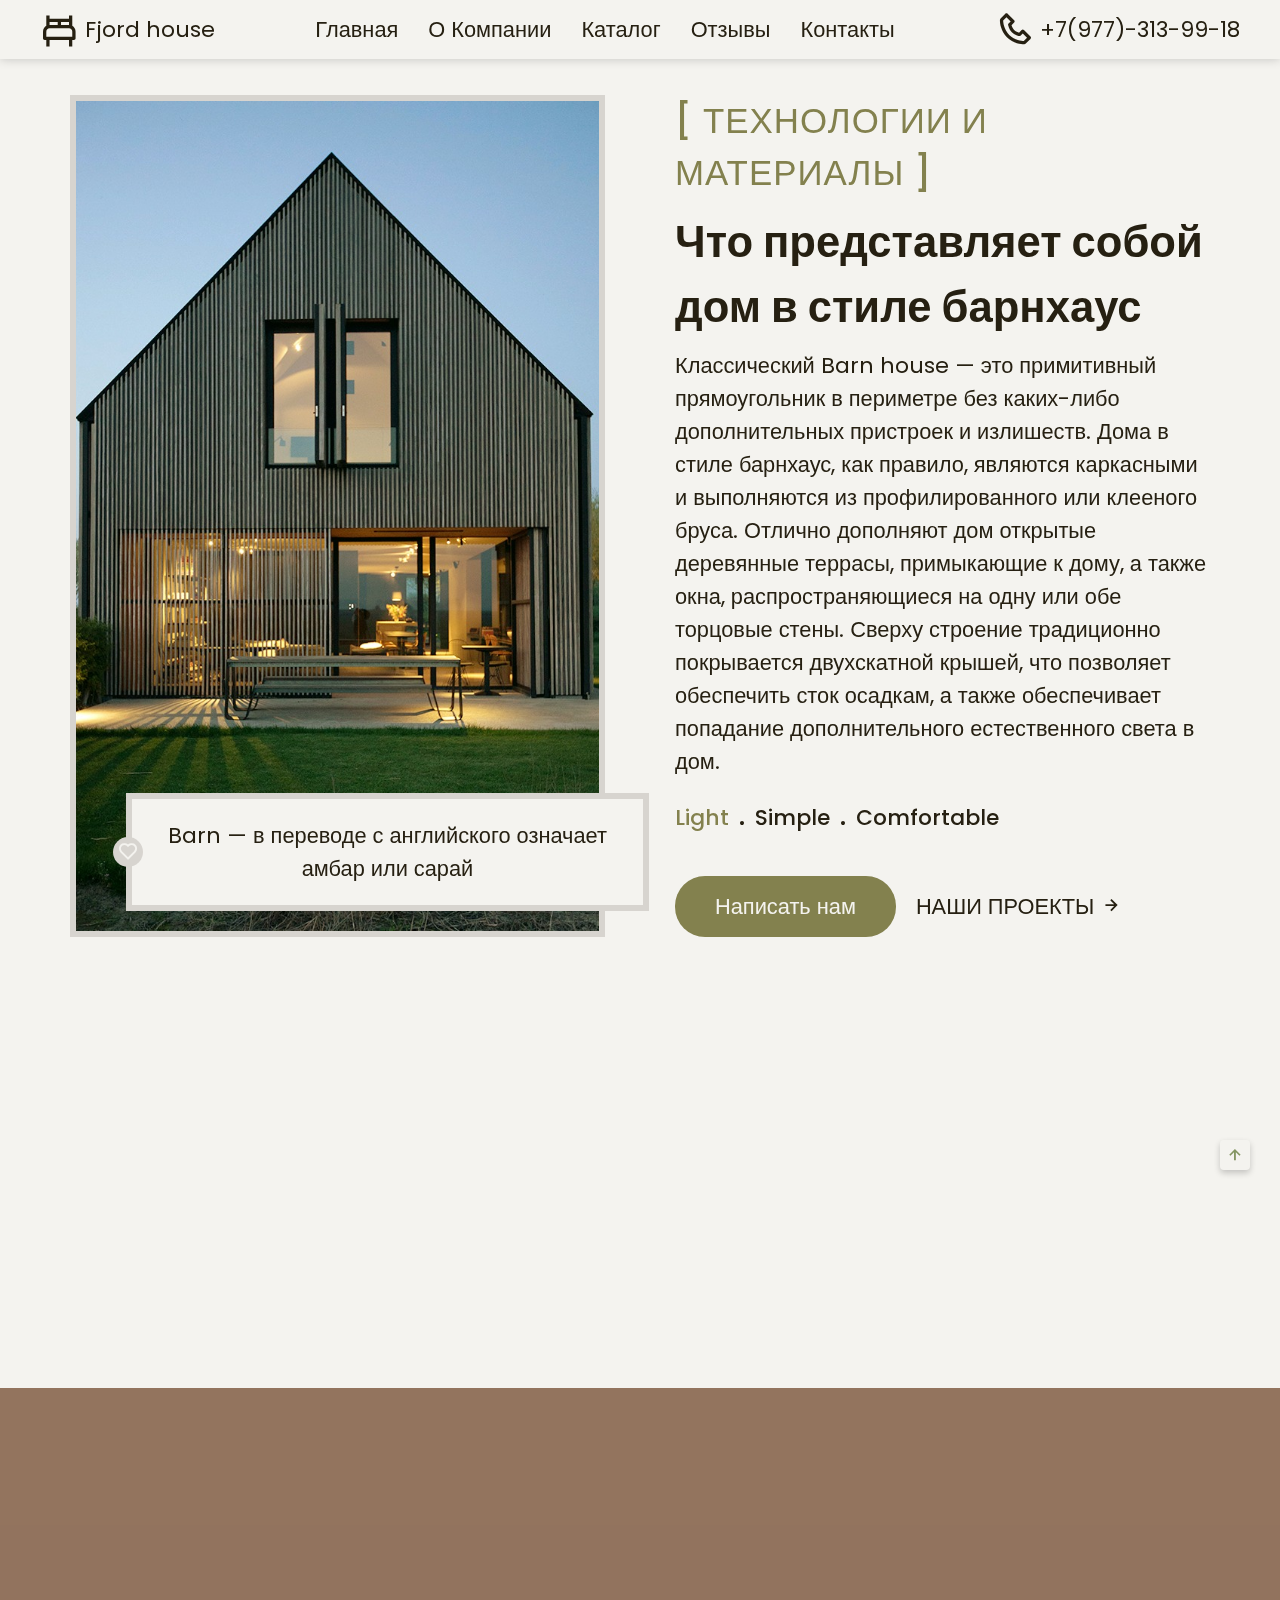
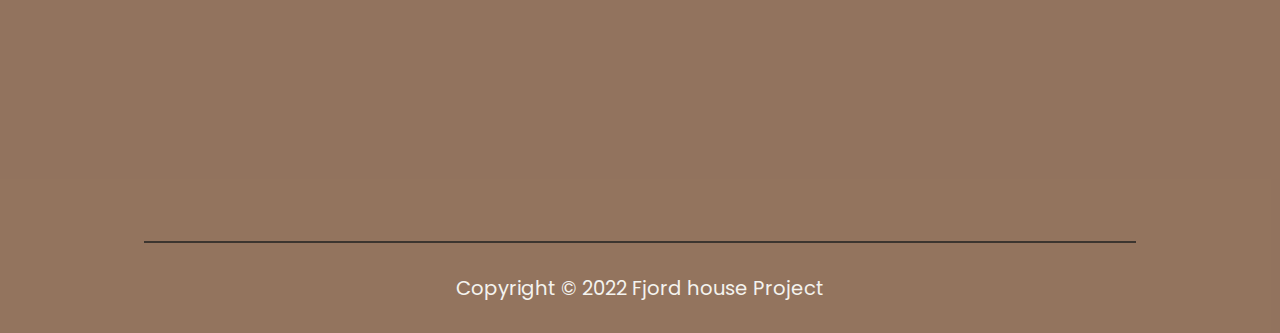
<file: about.html>
<!DOCTYPE html>

<html lang="ru">
<head>
    <meta charset="UTF-8">
    <meta name="viewport" content="width=device-width, initial-scale=1.0">
    <title>Fjord.com</title>

    <!-- Swiper JS CSS-->
    <link rel="stylesheet" href="css/swiper-bundle.min.css">

    <!-- Scroll Reveal -->
    <link rel="stylesheet" href="css/scrollreveal.min.js">

    <!-- Boxicons -->
    <link href='https://unpkg.com/boxicons@2.1.4/css/boxicons.min.css' rel='stylesheet'>
        
    <!-- CSS -->
    <link rel="stylesheet" href="css/style.css">

</head>
<body>
<!-- Header -->
    <header class="header page">
        <nav class="nav container flex">
            <a href="index.html" class="logo-content flex">
                <i class='bx bx-bed logo-icon'></i>
                <span class="logo-text">Fjord house</span>
            </a>

            <div class="menu-content">
                <ul class="menu-list flex">
                    <li><a href="index.html" class="nav-link active-navlink">Главная</a></li>
                    <li><a href="about.html" class="nav-link">О компании</a></li>
                    <li><a href="catalog.html" class="nav-link">Каталог</a></li>
                    <li><a href="review.html" class="nav-link">Отзывы</a></li>
                    <li><a href="contact.html" class="nav-link">Контакты</a></li>
                </ul>

                <div class="media-icons flex">
                    <a href="https://www.facebook.com">
                        <i class='bx bxl-facebook-circle'></i>
                    </a>
                    <a href="https://www.youtube.com">
                        <i class='bx bxl-youtube' ></i>
                    </a>
                    <a href="https://vk.com">
                        <i class='bx bxl-vk' ></i>
                    </a>
                    <a href="https://web.telegram.org">
                        <i class='bx bxl-telegram' ></i>
                    </a>
                    <a href="https://www.instagram.com">
                        <i class='bx bxl-instagram-alt'></i>
                    </a>
                </div>

                <i class='bx bx-x navClose-btn'></i>

            </div>

            <div class="contact-content flex">
                <i class='bx bx-phone phone-icon'></i>
                <span class="phone-number">+7(977)-313-99-18</span>
            </div>

            <i class='bx bx-menu navOpen-btn' ></i>

        </nav>
    </header>

<!-- About Section -->
        <section class="section about" id="about">
            <div class="about-content container">

                <div class="about-imageContent">
                    <img src="images/aboutImg.jpg" alt="" class="about-img">

                    <div class="aboutImg-textBox">
                        <i class='bx bx-heart heart-icon flex'></i>
                        <p class="content-description">
                            Barn — в переводе с английского означает амбар или сарай
                        </p>
                    </div>
                </div>

                <div class="about-details">
                    <div class="about-text">
                        <h4 class="content-subtitle">
                            [ ТЕХНОЛОГИИ И МАТЕРИАЛЫ ]
                        </h4>
                        <h2 class="content-title">
                            Что представляет собой дом в стиле барнхаус
                        </h2>
                        <p class="content-description">
                            Классический Barn house — это примитивный прямоугольник в периметре без каких-либо дополнительных пристроек и излишеств. Дома в стиле барнхаус, как правило, являются каркасными и выполняются из профилированного или клееного бруса. Отлично дополняют дом открытые деревянные террасы, примыкающие к дому, а также окна, распространяющиеся на одну или обе торцовые стены. Сверху строение традиционно покрывается двухскатной крышей, что позволяет обеспечить сток осадкам, а также обеспечивает попадание дополнительного естественного света в дом.
                        </p>
                        <ul class="about-lists flex">
                            <li class="about-list">
                                Light
                            </li>
                            <li class="about-list dot">
                                .
                            </li>
                            <li class="about-list">
                                Simple
                            </li>
                            <li class="about-list dot">
                                .
                            </li>
                            <li class="about-list">
                                Comfortable
                            </li>
                        </ul>
                    </div>

                    <div class="about-buttons flex">
                        <button class="button">Написать нам</button>
                        <a href="catalog.html" class="about-link flex">
                            <span class="link-text">Наши проекты</span>
                            <i class='bx bx-right-arrow-alt about-arrowIcon'></i>
                        </a>
                    </div>
                </div>

            </div>
        </section>

<!-- Brand Section -->
        <section class="section brand">
            <div class="brand-container container">
                <h4 class="section-subtitle">
                    <i>Строительные компании Москвы и Московской области</i>
                </h4>
                <div class="brand-images">
                    <div class="brand-image">
                        <img src="images/brandImg1.png" alt="" class="brand-img">
                    </div>
                    <div class="brand-image">
                        <img src="images/brandImg2.png" alt="" class="brand-img">
                    </div>
                    <div class="brand-image">
                        <img src="images/brandImg3.png" alt="" class="brand-img">
                    </div>
                    <div class="brand-image">
                        <img src="images/brandImg4.png" alt="" class="brand-img">
                    </div>
                    <div class="brand-image">
                        <img src="images/brandImg5.png" alt="" class="brand-img">
                    </div>
                </div>
            </div>
        </section>

<!-- Footer Section -->
        <footer class="section footer">
            <div class="footer-container container">
                <div class="footer-content">
                    <a href="#" class="logo-content flex">
                        <i class='bx bx-bed logo-icon'></i>
                        <span class="logo-text">Fjord house</span>
                    </a>
                    <p class="content-description">Информация на сайте собрана из разных источников и предоставлена для ознакомления с темой проектирования и строительства домов в стиле Barn house.</p>
                    <div class="footer-location flex">
                        <i class='bx bx-map map-icon'></i>
                        <div class="location-text">
                            119454, г. Москва, Проспект Вернадского, д. 78.
                        </div>
                    </div>
                </div>
                <div class="footer-linkContent">
                    <ul class="footer-links">
                        <h4 class="footerLinks-title">Наши проекты</h4>
                        <li><a href="catalog.html" class="footer-link">Дома</a></li>
                        <li><a href="#" class="footer-link">Интерьеры</a></li>
                    </ul>
                    <ul class="footer-links">
                        <h4 class="footerLinks-title">Застройщики</h4>
                        <li><a href="https://barn-haus.ru" class="footer-link">Barn House</a></li>
                        <li><a href="https://www.homgart.com" class="footer-link">Homegart</a></li>
                        <li><a href="https://b-h-c.ru" class="footer-link">BrickHouse</a></li>
                        <li><a href="https://okprefab.ru" class="footer-link">OKprefab.ru</a></li>
                        <li><a href="https://www.hotwell.com/" class="footer-link">Hotwell</a></li>
                    </ul>
                    <ul class="footer-links">
                        <h4 class="footerLinks-title">Разделы</h4>
                        <li><a href="index.html" class="footer-link">Главная</a></li>
                        <li><a href="about.html" class="footer-link">О компании</a></li>
                        <li><a href="catalog.html" class="footer-link">Каталог</a></li>
                        <li><a href="review.html" class="footer-link">Отзывы</a></li>
                        <li><a href="contact.html" class="footer-link">Контакты</a></li>
                    </ul>
                </div>
            </div>
            <div class="footer-copyRight">Copyright © 2022 Fjord house Project</div>
        </footer>
  

<!-- Scroll Up -->
    <a href="#home" class="scrollUp-btn flex">
        <i class='bx bx-up-arrow-alt scrollUp-icon'></i>
    </a>

<!-- Swiper JS -->
<script src="js/swiper-bundle.min.js"></script>

<!-- Scroll Reveal -->
<script src="js/scrollreveal.js"></script>

<!-- JavaScript -->
    <script src="js/script.js"></script>

</body>
</html>
</file>
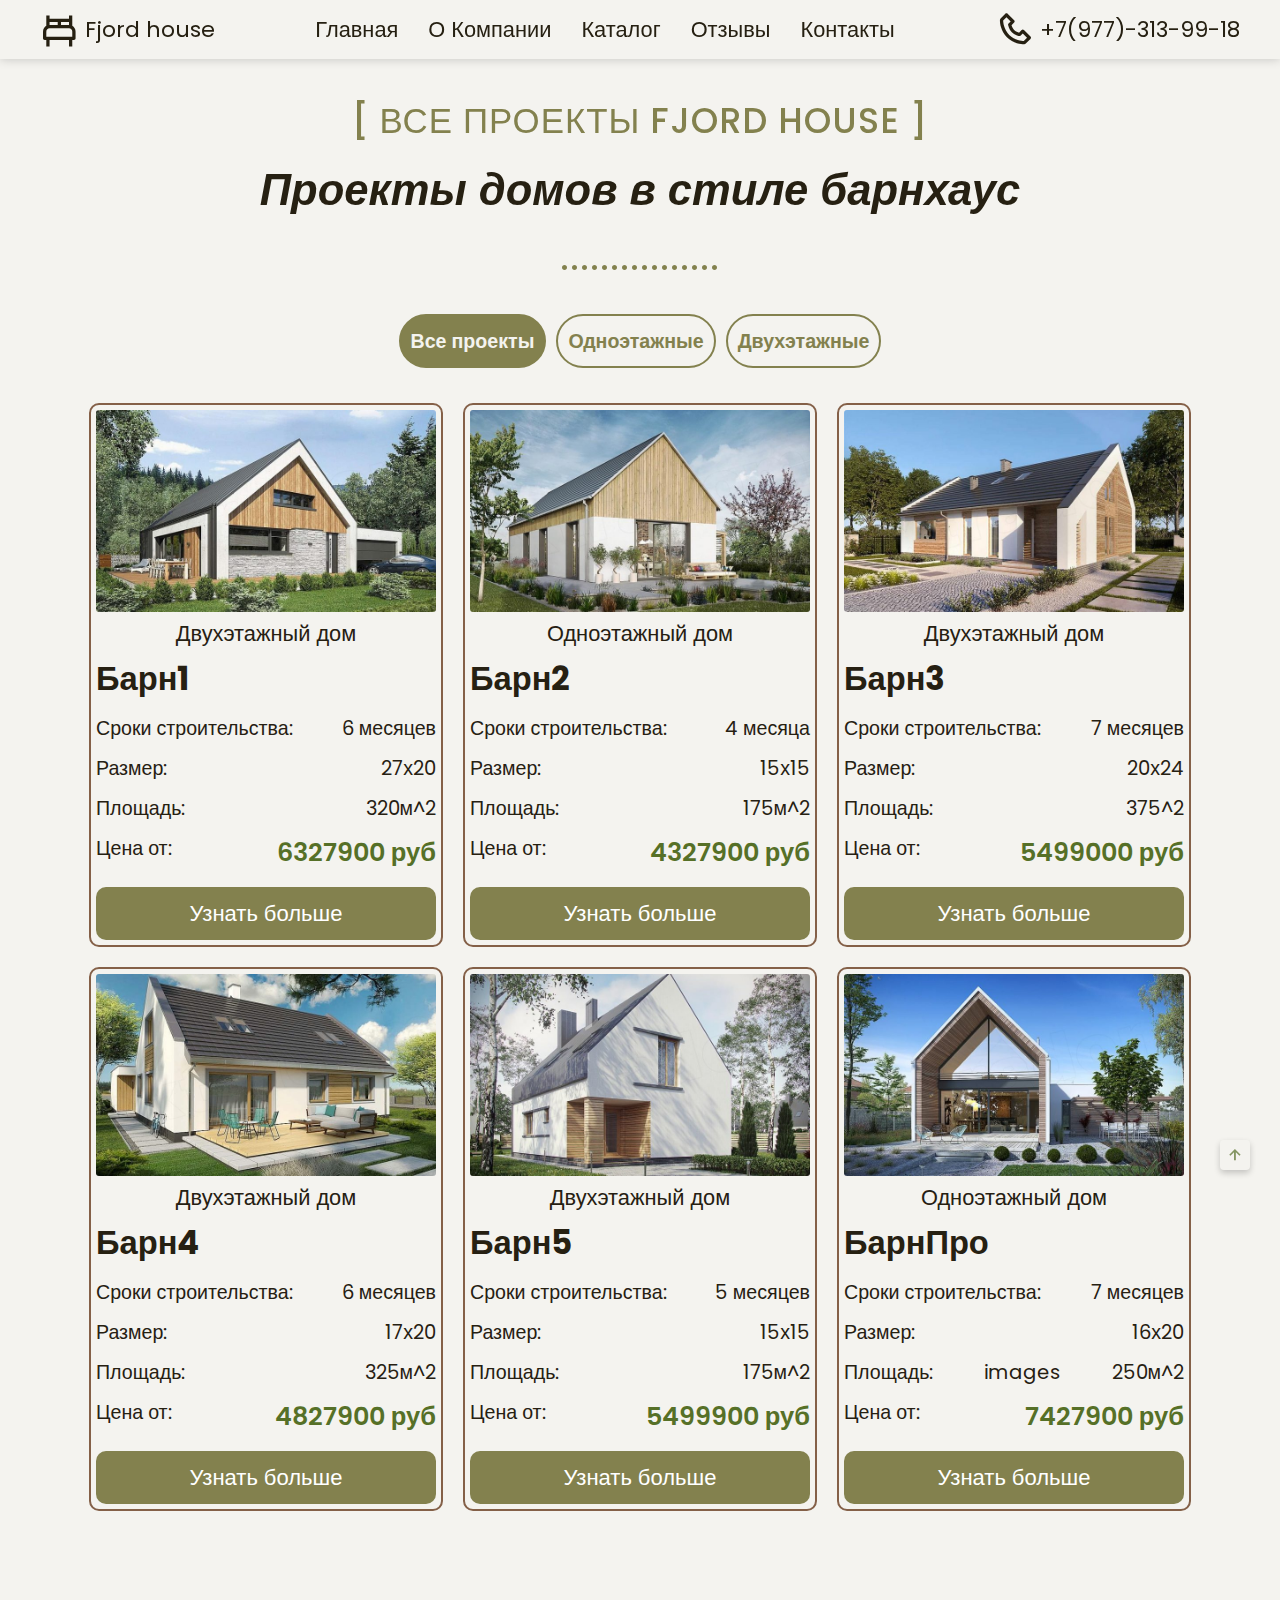
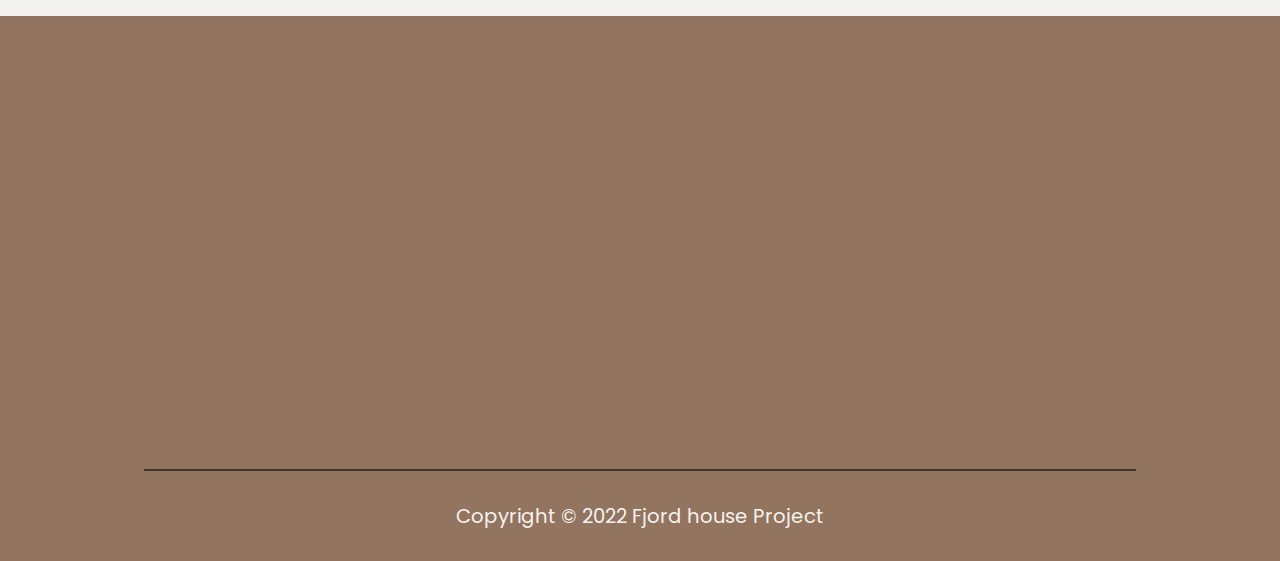
<file: catalog.html>
<!DOCTYPE html>

<html lang="ru">
<head>
    <meta charset="UTF-8">
    <meta name="viewport" content="width=device-width, initial-scale=1.0">
    <title>Fjord.com</title>

    <!-- Swiper JS CSS-->
    <link rel="stylesheet" href="css/swiper-bundle.min.css">

    <!-- Scroll Reveal -->
    <link rel="stylesheet" href="css/scrollreveal.min.js">

    <!-- Boxicons -->
    <link href='https://unpkg.com/boxicons@2.1.4/css/boxicons.min.css' rel='stylesheet'>
        
    <!-- CSS -->
    <link rel="stylesheet" href="css/style.css">

</head>
<body>
<!-- Header -->
    <header class="header page">
        <nav class="nav container flex">
            <a href="index.html" class="logo-content flex">
                <i class='bx bx-bed logo-icon'></i>
                <span class="logo-text">Fjord house</span>
            </a>

            <div class="menu-content">
                <ul class="menu-list flex">
                    <li><a href="index.html" class="nav-link active-navlink">Главная</a></li>
                    <li><a href="about.html" class="nav-link">О компании</a></li>
                    <li><a href="catalog.html" class="nav-link">Каталог</a></li>
                    <li><a href="review.html" class="nav-link">Отзывы</a></li>
                    <li><a href="contact.html" class="nav-link">Контакты</a></li>
                </ul>

                <div class="media-icons flex">
                    <a href="https://www.facebook.com">
                        <i class='bx bxl-facebook-circle'></i>
                    </a>
                    <a href="https://www.youtube.com">
                        <i class='bx bxl-youtube' ></i>
                    </a>
                    <a href="https://vk.com">
                        <i class='bx bxl-vk' ></i>
                    </a>
                    <a href="https://web.telegram.org">
                        <i class='bx bxl-telegram' ></i>
                    </a>
                    <a href="https://www.instagram.com">
                        <i class='bx bxl-instagram-alt'></i>
                    </a>
                </div>

                <i class='bx bx-x navClose-btn'></i>

            </div>

            <div class="contact-content flex">
                <i class='bx bx-phone phone-icon'></i>
                <span class="phone-number">+7(977)-313-99-18</span>
            </div>

            <i class='bx bx-menu navOpen-btn' ></i>

        </nav>
    </header>

<!-- Catalog section -->
    <section class="section catalog" id="catalog">
        <div class="catalog-container container">
            <h4 class="section-subtitle">
                [ ВСЕ ПРОЕКТЫ FJORD HOUSE ]
            </h4>
            <h4 class="content-title">
                <i>Проекты домов в стиле барнхаус</i>
            </h4>
             <h4 class="section-subtitle">
                ................
            </h4>
            <div class="wrapper">
                <nav>
                    <div class="items">
                        <span class="item active" data-name="all">Все проекты</span>
                        <span class="item" data-name="1" id="1">Одноэтажные</span>
                        <span class="item" data-name="2" id="2">Двухэтажные</span>
                    </div>
                </nav>
                <div class="gallery">
                    <div class="image" data-name="2">
                        <div class="img">
                            <img src="images/1.jpg" alt="none">
                        </div>
                        <div class="content">
                            <div class="inf">Двухэтажный дом</div>
                            <div class="name">
                                <h2>Барн1</h2>
                            </div>
                            <div class="date">
                                <div>Сроки строительства:</div>
                                <div>6 месяцев</div>
                            </div>
                            <div class="size">
                                <div>Размер:</div>
                                <div>27х20</div>
                            </div>
                            <div class="square">
                                <div>Площадь:</div>
                                <div>320м^2</div>
                            </div>
                            <div class="cost">
                                <div>Цена от:</div>
                                <div>6327900 руб</div>
                            </div>
                            <div class="more">
                                <a href="house1.html">
                                    Узнать больше
                                </a>
                            </div>
                        </div>
                    </div>

                    <div class="image" data-name="1">
                        <div class="img">
                            <img src="images/2.jpg" alt="none">
                        </div>
                        <div class="content">
                            <div class="inf">Одноэтажный дом</div>
                            <div class="name">
                                <h2>Барн2</h2>
                            </div>
                            <div class="date">
                                <div>Сроки строительства:</div>
                                <div>4 месяца</div>
                            </div>
                            <div class="size">
                                <div>Размер:</div>
                                <div>15х15</div>
                            </div>
                            <div class="square">
                                <div>Площадь:</div>
                                <div>175м^2</div>
                            </div>
                            <div class="cost">
                                <div>Цена от:</div>
                                <div>4327900 руб</div>
                            </div>
                            <div class="more">
                                <a href="house2.html">
                                    Узнать больше
                                </a>
                            </div>
                        </div>
                    </div>

                    <div class="image" data-name="2">
                        <div class="img">
                            <img src="images/3.jpg" alt="none">
                        </div>
                        <div class="content">
                            <div class="inf">Двухэтажный дом</div>
                            <div class="name">
                                <h2>Барн3</h2>
                            </div>
                            <div class="date">
                                <div>Сроки строительства:</div>
                                <div>7 месяцев</div>
                            </div>
                            <div class="size">
                                <div>Размер:</div>
                                <div>20х24</div>
                            </div>
                            <div class="square">
                                <div>Площадь:</div>
                                <div>375^2</div>
                            </div>
                            <div class="cost">
                                <div>Цена от:</div>
                                <div>5499000 руб</div>
                            </div>
                            <div class="more">
                                <a href="house3.html">
                                    Узнать больше
                                </a>
                            </div>
                        </div>
                    </div>

                    <div class="image" data-name="2">
                        <div class="img">
                            <img src="images/4.jpg" alt="none">
                        </div>
                        <div class="content">
                            <div class="inf">Двухэтажный дом</div>
                            <div class="name">
                                <h2>Барн4</h2>
                            </div>
                            <div class="date">
                                <div>Сроки строительства:</div>
                                <div>6 месяцев</div>
                            </div>
                            <div class="size">
                                <div>Размер:</div>
                                <div>17х20</div>
                            </div>
                            <div class="square">
                                <div>Площадь:</div>
                                <div>325м^2</div>
                            </div>
                            <div class="cost">
                                <div>Цена от:</div>
                                <div>4827900 руб</div>
                            </div>
                            <div class="more">
                                <a href="house4.html">
                                    Узнать больше
                                </a>
                            </div>
                        </div>
                    </div>

                    <div class="image" data-name="2">
                        <div class="img">
                            <img src="images/6.jpg" alt="none">
                        </div>
                        <div class="content">
                            <div class="inf">Двухэтажный дом</div>
                            <div class="name">
                                <h2>Барн5</h2>
                            </div>
                            <div class="date">
                                <div>Сроки строительства:</div>
                                <div>5 месяцев</div>
                            </div>
                            <div class="size">
                                <div>Размер:</div>
                                <div>15х15</div>
                            </div>
                            <div class="square">
                                <div>Площадь:</div>
                                <div>175м^2</div>
                            </div>
                            <div class="cost">
                                <div>Цена от:</div>
                                <div>5499900 руб</div>
                            </div>
                            <div class="more">
                                <a href="house5.html">
                                    Узнать больше
                                </a>
                            </div>
                        </div>
                    </div>

                    <div class="image" data-name="1">
                        <div class="img">
                            <img src="images/5.jpg" alt="none">
                        </div>
                        <div class="content">
                            <div class="inf">Одноэтажный дом</div>
                            <div class="name">
                                <h2>БарнПро</h2>
                            </div>
                            <div class="date">
                                <div>Сроки строительства:</div>
                                <div>7 месяцев</div>
                            </div>
                            <div class="size">
                                <div>Размер:</div>
                                <div>16х20</div>
                            </div>
                            <div class="square">
                                <div>Площадь:</div>images
                                <div>250м^2</div>
                            </div>
                            <div class="cost">
                                <div>Цена от:</div>
                                <div>7427900 руб</div>
                            </div>
                            <div class="more">
                                <a href="house6.html">
                                    Узнать больше
                                </a>
                            </div>
                        </div>
                    </div>
                </div>
            </div>
        </div>
    </section>

<!-- Footer Section -->
        <footer class="section footer">
            <div class="footer-container container">
                <div class="footer-content">
                    <a href="#" class="logo-content flex">
                        <i class='bx bx-bed logo-icon'></i>
                        <span class="logo-text">Fjord house</span>
                    </a>
                    <p class="content-description">Информация на сайте собрана из разных источников и предоставлена для ознакомления с темой проектирования и строительства домов в стиле Barn house.</p>
                    <div class="footer-location flex">
                        <i class='bx bx-map map-icon'></i>
                        <div class="location-text">
                            119454, г. Москва, Проспект Вернадского, д. 78.
                        </div>
                    </div>
                </div>
                <div class="footer-linkContent">
                    <ul class="footer-links">
                        <h4 class="footerLinks-title">Наши проекты</h4>
                        <li><a href="catalog.html" class="footer-link">Дома</a></li>
                        <li><a href="#" class="footer-link">Интерьеры</a></li>
                    </ul>
                    <ul class="footer-links">
                        <h4 class="footerLinks-title">Застройщики</h4>
                        <li><a href="https://barn-haus.ru" class="footer-link">Barn House</a></li>
                        <li><a href="https://www.homgart.com" class="footer-link">Homegart</a></li>
                        <li><a href="https://b-h-c.ru" class="footer-link">BrickHouse</a></li>
                        <li><a href="https://okprefab.ru" class="footer-link">OKprefab.ru</a></li>
                        <li><a href="https://www.hotwell.com/" class="footer-link">Hotwell</a></li>
                    </ul>
                    <ul class="footer-links">
                        <h4 class="footerLinks-title">Разделы</h4>
                        <li><a href="index.html" class="footer-link">Главная</a></li>
                        <li><a href="about.html" class="footer-link">О компании</a></li>
                        <li><a href="catalog.html" class="footer-link">Каталог</a></li>
                        <li><a href="review.html" class="footer-link">Отзывы</a></li>
                        <li><a href="contact.html" class="footer-link">Контакты</a></li>
                    </ul>
                </div>
            </div>
            <div class="footer-copyRight">Copyright © 2022 Fjord house Project</div>
        </footer>
  

<!-- Scroll Up -->
    <a href="#home" class="scrollUp-btn flex">
        <i class='bx bx-up-arrow-alt scrollUp-icon'></i>
    </a>

<!-- Swiper JS -->
<script src="js/swiper-bundle.min.js"></script>

<!-- Scroll Reveal -->
<script src="js/scrollreveal.js"></script>

<!-- JavaScript -->
    <script src="js/script.js"></script>

</body>
</html>
</file>
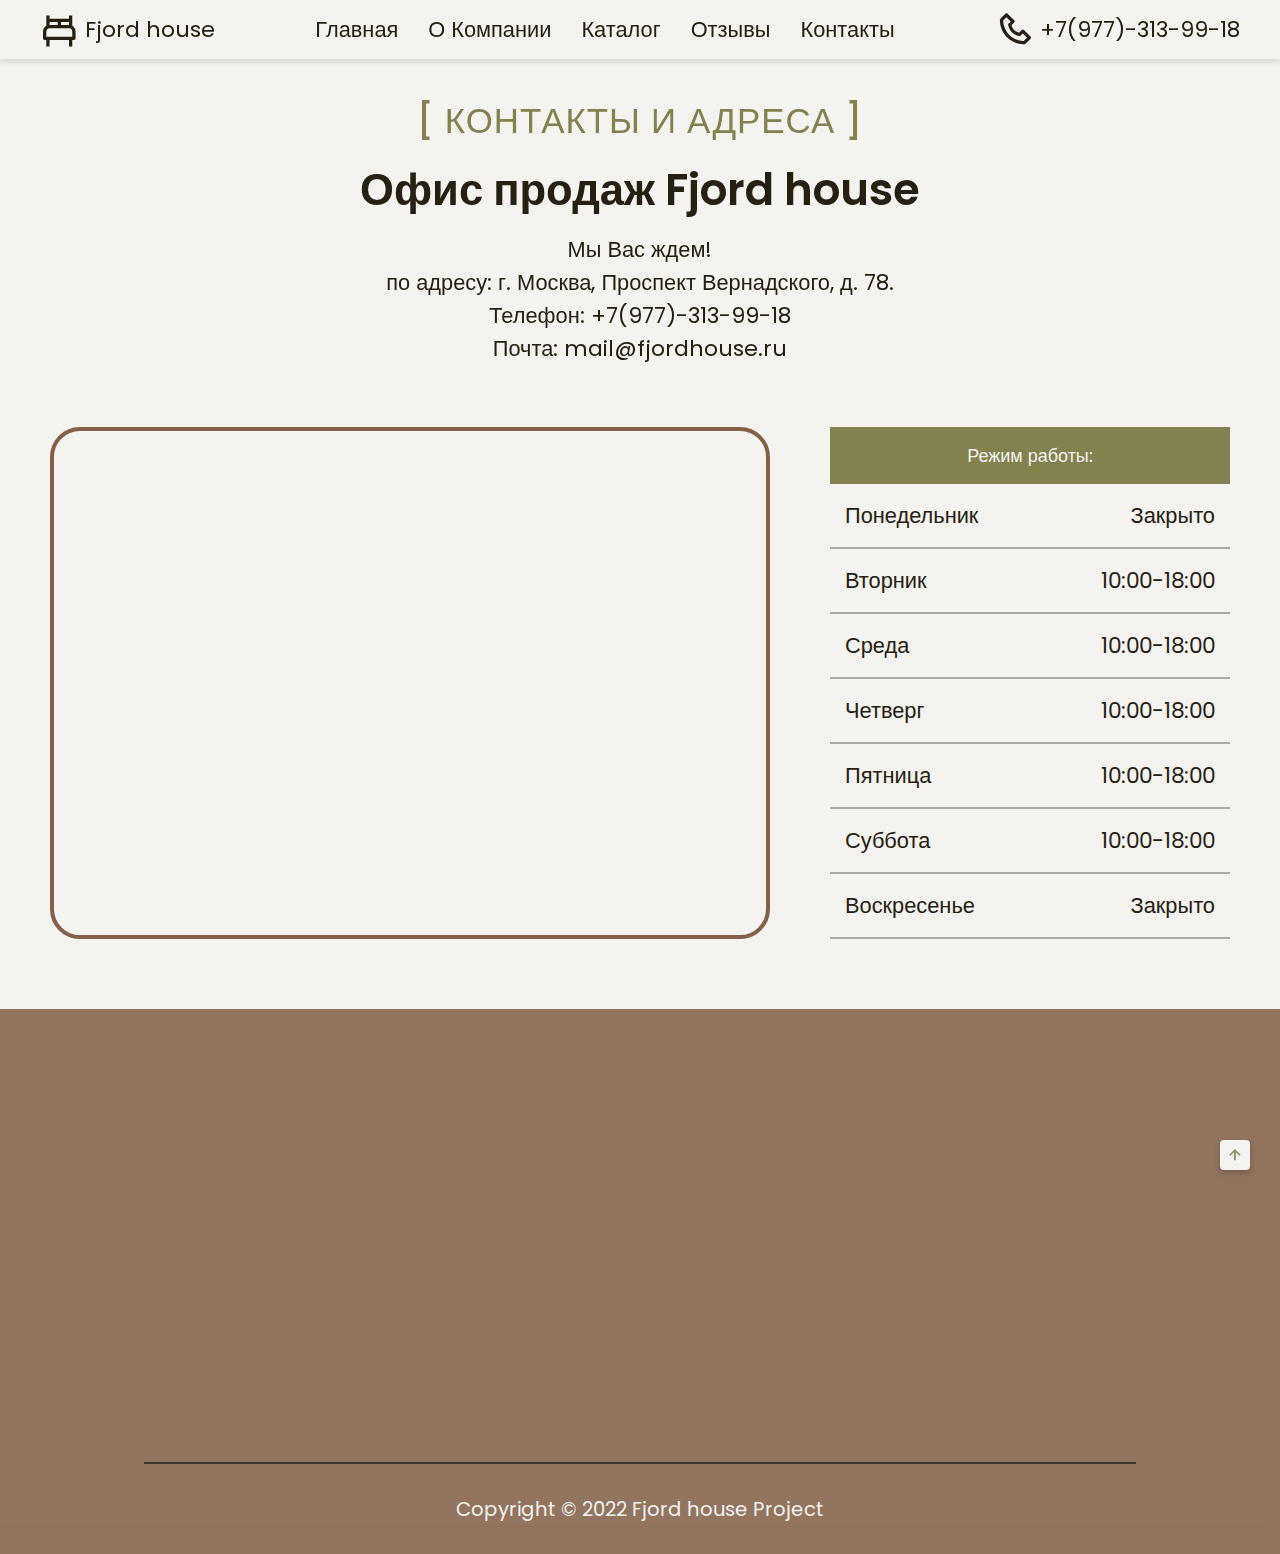
<file: contact.html>
<!DOCTYPE html>

<html lang="ru">
<head>
    <meta charset="UTF-8">
    <meta name="viewport" content="width=device-width, initial-scale=1.0">
    <title>Fjord.com</title>

    <!-- Swiper JS CSS-->
    <link rel="stylesheet" href="css/swiper-bundle.min.css">

    <!-- Scroll Reveal -->
    <link rel="stylesheet" href="css/scrollreveal.min.js">

    <!-- Boxicons -->
    <link href='https://unpkg.com/boxicons@2.1.4/css/boxicons.min.css' rel='stylesheet'>
        
    <!-- CSS -->
    <link rel="stylesheet" href="css/style.css">

</head>
<body>
<!-- Header -->
    <header class="header page">
        <nav class="nav container flex">
            <a href="index.html" class="logo-content flex">
                <i class='bx bx-bed logo-icon'></i>
                <span class="logo-text">Fjord house</span>
            </a>

            <div class="menu-content">
                <ul class="menu-list flex">
                    <li><a href="index.html" class="nav-link active-navlink">Главная</a></li>
                    <li><a href="about.html" class="nav-link">О компании</a></li>
                    <li><a href="catalog.html" class="nav-link">Каталог</a></li>
                    <li><a href="review.html" class="nav-link">Отзывы</a></li>
                    <li><a href="contact.html" class="nav-link">Контакты</a></li>
                </ul>

                <div class="media-icons flex">
                    <a href="https://www.facebook.com">
                        <i class='bx bxl-facebook-circle'></i>
                    </a>
                    <a href="https://www.youtube.com">
                        <i class='bx bxl-youtube' ></i>
                    </a>
                    <a href="https://vk.com">
                        <i class='bx bxl-vk' ></i>
                    </a>
                    <a href="https://web.telegram.org">
                        <i class='bx bxl-telegram' ></i>
                    </a>
                    <a href="https://www.instagram.com">
                        <i class='bx bxl-instagram-alt'></i>
                    </a>
                </div>

                <i class='bx bx-x navClose-btn'></i>

            </div>

            <div class="contact-content flex">
                <i class='bx bx-phone phone-icon'></i>
                <span class="phone-number">+7(977)-313-99-18</span>
            </div>

            <i class='bx bx-menu navOpen-btn' ></i>

        </nav>
    </header>

<!-- Menu Section -->
        <section class="section menu" id="menu">
            <div class="menu-container container">
                <div class="menu-text">
                    <h4 class="section-subtitle">
                        [ КОНТАКТЫ И АДРЕСА ]
                    </h4>
                    <h2 class="section-title">
                        Офис продаж Fjord house
                    </h2>
                    <p class="section-description">
                        Мы Вас ждем! <br> по адресу: г. Москва, Проспект Вернадского, д. 78. <br>
                        Телефон: +7(977)-313-99-18 <br> Почта: mail@fjordhouse.ru
                    </p>
                </div>

                <div class="menu-content">
                    <div class="menu-items">
                        <script type="text/javascript" charset="utf-8" async src="https://api-maps.yandex.ru/services/constructor/1.0/js/?um=constructor%3A1c03b0fd2c5139d9f3c534222e4e670c47ba5883eb373ea7c28c26d09d3ec7f3&amp;width=100%25&amp;height=720&amp;lang=ru_RU&amp;scroll=true"></script>
                    </div>

                    <div class="time-table">
                        <span class="time-topic">
                            Режим работы:
                        </span>
                        <ul class="time-lists">
                            <li class="time-list flex">
                                <span class="open-day">
                                    Понедельник
                                </span>
                                <span class="open-time">
                                    Закрыто
                                </span>
                            </li>

                            <li class="time-list flex">
                                <span class="open-day">
                                    Вторник
                                </span>
                                <span class="open-time">
                                    10:00-18:00
                                </span>
                            </li>

                            <li class="time-list flex">
                                <span class="open-day">
                                    Среда
                                </span>
                                <span class="open-time">
                                    10:00-18:00
                                </span>
                            </li>

                            <li class="time-list flex">
                                <span class="open-day">
                                    Четверг
                                </span>
                                <span class="open-time">
                                    10:00-18:00
                                </span>
                            </li>

                            <li class="time-list flex">
                                <span class="open-day">
                                    Пятница
                                </span>
                                <span class="open-time">
                                    10:00-18:00
                                </span>
                            </li>

                            <li class="time-list flex">
                                <span class="open-day">
                                    Суббота
                                </span>
                                <span class="open-time">
                                    10:00-18:00
                                </span>
                            </li>

                            <li class="time-list flex">
                                <span class="open-day">
                                    Воскресенье
                                </span>
                                <span class="open-time">
                                    Закрыто
                                </span>
                            </li>

                        </ul>
                    </div>
                </div>
            </div>
        </section>

<!-- Footer Section -->
        <footer class="section footer">
            <div class="footer-container container">
                <div class="footer-content">
                    <a href="#" class="logo-content flex">
                        <i class='bx bx-bed logo-icon'></i>
                        <span class="logo-text">Fjord house</span>
                    </a>
                    <p class="content-description">Информация на сайте собрана из разных источников и предоставлена для ознакомления с темой проектирования и строительства домов в стиле Barn house.</p>
                    <div class="footer-location flex">
                        <i class='bx bx-map map-icon'></i>
                        <div class="location-text">
                            119454, г. Москва, Проспект Вернадского, д. 78.
                        </div>
                    </div>
                </div>
                <div class="footer-linkContent">
                    <ul class="footer-links">
                        <h4 class="footerLinks-title">Наши проекты</h4>
                        <li><a href="catalog.html" class="footer-link">Дома</a></li>
                        <li><a href="#" class="footer-link">Интерьеры</a></li>
                    </ul>
                    <ul class="footer-links">
                        <h4 class="footerLinks-title">Застройщики</h4>
                        <li><a href="https://barn-haus.ru" class="footer-link">Barn House</a></li>
                        <li><a href="https://www.homgart.com" class="footer-link">Homegart</a></li>
                        <li><a href="https://b-h-c.ru" class="footer-link">BrickHouse</a></li>
                        <li><a href="https://okprefab.ru" class="footer-link">OKprefab.ru</a></li>
                        <li><a href="https://www.hotwell.com/" class="footer-link">Hotwell</a></li>
                    </ul>
                    <ul class="footer-links">
                        <h4 class="footerLinks-title">Разделы</h4>
                        <li><a href="index.html" class="footer-link">Главная</a></li>
                        <li><a href="about.html" class="footer-link">О компании</a></li>
                        <li><a href="catalog.html" class="footer-link">Каталог</a></li>
                        <li><a href="review.html" class="footer-link">Отзывы</a></li>
                        <li><a href="contact.html" class="footer-link">Контакты</a></li>
                    </ul>
                </div>
            </div>
            <div class="footer-copyRight">Copyright © 2022 Fjord house Project</div>
        </footer>
  

<!-- Scroll Up -->
    <a href="#home" class="scrollUp-btn flex">
        <i class='bx bx-up-arrow-alt scrollUp-icon'></i>
    </a>

<!-- Swiper JS -->
<script src="js/swiper-bundle.min.js"></script>

<!-- Scroll Reveal -->
<script src="js/scrollreveal.js"></script>

<!-- JavaScript -->
    <script src="js/script.js"></script>

</body>
</html>
</file>
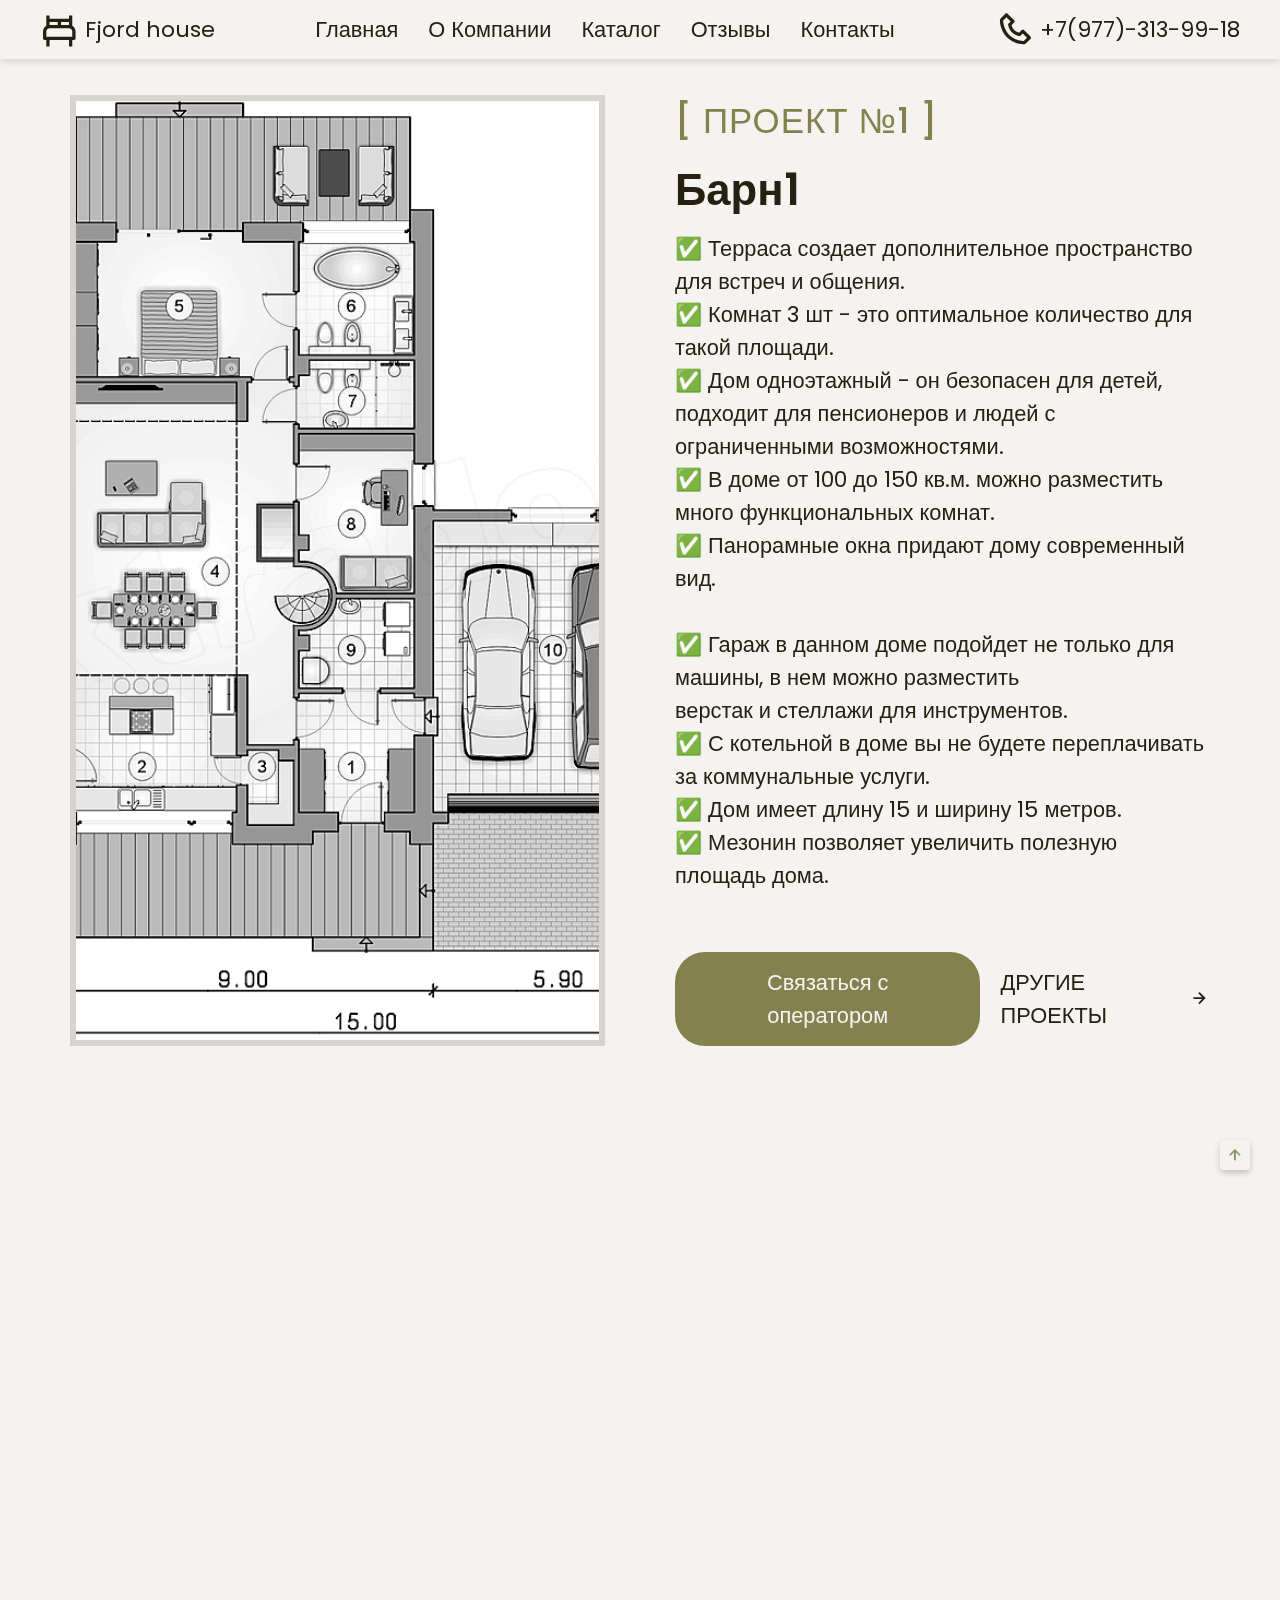
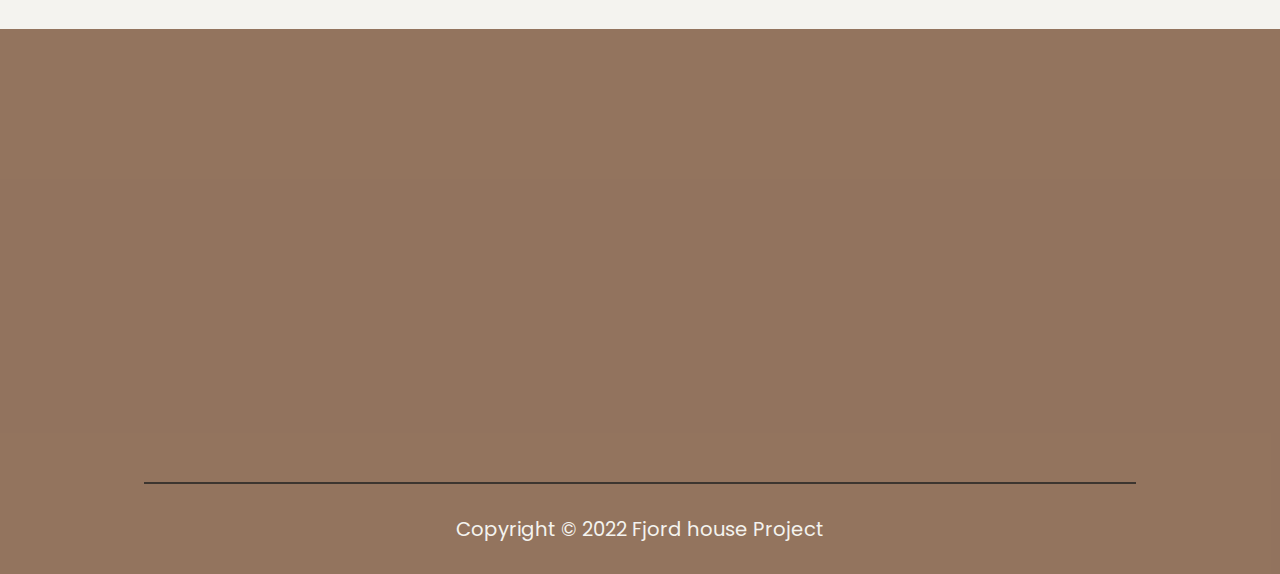
<file: house1.html>
<!DOCTYPE html>

<html lang="ru">
<head>
    <meta charset="UTF-8">
    <meta name="viewport" content="width=device-width, initial-scale=1.0">
    <title>Fjord.com</title>

    <!-- Swiper JS CSS-->
    <link rel="stylesheet" href="css/swiper-bundle.min.css">

    <!-- Scroll Reveal -->
    <link rel="stylesheet" href="css/scrollreveal.min.js">

    <!-- Boxicons -->
    <link href='https://unpkg.com/boxicons@2.1.4/css/boxicons.min.css' rel='stylesheet'>
        
    <!-- CSS -->
    <link rel="stylesheet" href="css/style.css">

</head>
<body>
<!-- Header -->
    <header class="header page">
        <nav class="nav container flex">
            <a href="index.html" class="logo-content flex">
                <i class='bx bx-bed logo-icon'></i>
                <span class="logo-text">Fjord house</span>
            </a>

            <div class="menu-content">
                <ul class="menu-list flex">
                    <li><a href="index.html" class="nav-link active-navlink">Главная</a></li>
                    <li><a href="about.html" class="nav-link">О компании</a></li>
                    <li><a href="catalog.html" class="nav-link">Каталог</a></li>
                    <li><a href="review.html" class="nav-link">Отзывы</a></li>
                    <li><a href="contact.html" class="nav-link">Контакты</a></li>
                </ul>

                <div class="media-icons flex">
                    <a href="https://www.facebook.com">
                        <i class='bx bxl-facebook-circle'></i>
                    </a>
                    <a href="https://www.youtube.com">
                        <i class='bx bxl-youtube' ></i>
                    </a>
                    <a href="https://vk.com">
                        <i class='bx bxl-vk' ></i>
                    </a>
                    <a href="https://web.telegram.org">
                        <i class='bx bxl-telegram' ></i>
                    </a>
                    <a href="https://www.instagram.com">
                        <i class='bx bxl-instagram-alt'></i>
                    </a>
                </div>

                <i class='bx bx-x navClose-btn'></i>

            </div>

            <div class="contact-content flex">
                <i class='bx bx-phone phone-icon'></i>
                <span class="phone-number">+7(977)-313-99-18</span>
            </div>

            <i class='bx bx-menu navOpen-btn' ></i>

        </nav>
    </header>

<!-- About Section -->
        <section class="section about" id="about">
            <div class="about-content container">

                <div class="about-imageContent">
                    <img src="images/inter1.png" alt="" class="about-img">
                </div>

                <div class="about-details">
                    <div class="about-text">
                        <h4 class="content-subtitle">
                            [ ПРОЕКТ №1 ]
                        </h4>
                        <h2 class="content-title">
                            Барн1
                        </h2>
                        <p class="content-description">
                            ✅ Терраса создает дополнительное пространство для встреч и общения. <br>
                            ✅ Комнат 3 шт - это оптимальное количество для такой площади.<br>
                            ✅ Дом одноэтажный - он безопасен для детей, подходит для пенсионеров и людей с ограниченными возможностями.<br>
                                ✅ В доме от 100 до 150 кв.м. можно разместить много функциональных комнат.<br>
                                ✅ Панорамные окна придают дому современный вид.<br><br>
                                ✅ Гараж в данном доме подойдет не только для машины, в нем можно разместить <br>верстак и стеллажи для инструментов.<br>
                                ✅ С котельной в доме вы не будете переплачивать за коммунальные услуги.<br>
                                ✅ Дом имеет длину 15 и ширину 15 метров.<br>
                                ✅ Мезонин позволяет увеличить полезную площадь дома.<br>
                        </p>
                    </div>

                     <div class="about-buttons flex">
                        <a href="#call"><button class="button" >Связаться с оператором</button></a>
                        <a href="catalog.html" class="about-link flex">
                            <span class="link-text">Другие проекты</span>
                            <i class='bx bx-right-arrow-alt about-arrowIcon'></i>
                        </a>
                    </div>
                </div>

            </div>
        </section>

<!-- Newsletter Section -->
        <section class="section newsletter" id="call">
            <div class="newletter-container container">
                <a href="index.html" class="logo-content flex">
                    <i class='bx bx-bed logo-icon'></i>
                    <span class="logo-text">Fjord</span>
                </a>
                <p class="section-description">
                    Для заказа проекта введите свой номер телефона. <br> Наш оператор ответит Вам в ближайшее время.
                </p>
                <div class="newsletter-inputBox">
                    <input type="tel" placeholder="+7 999 999 99 99" class="newletter-input">
                    <button class="button newsletter-button">Заказать</button>
                </div>
                <div class="newsletter media-icons flex">
                    <a href="https://www.facebook.com">
                        <i class='bx bxl-facebook-circle'></i>
                    </a>
                    <a href="https://www.youtube.com">
                        <i class='bx bxl-youtube' ></i>
                    </a>
                    <a href="https://vk.com">
                        <i class='bx bxl-vk' ></i>
                    </a>
                    <a href="https://web.telegram.org">
                        <i class='bx bxl-telegram' ></i>
                    </a>
                    <a href="https://www.instagram.com">
                        <i class='bx bxl-instagram-alt'></i>
                    </a>
            </div>
        </section>

<!-- Footer Section -->
        <footer class="section footer">
            <div class="footer-container container">
                <div class="footer-content">
                    <a href="#" class="logo-content flex">
                        <i class='bx bx-bed logo-icon'></i>
                        <span class="logo-text">Fjord house</span>
                    </a>
                    <p class="content-description">Информация на сайте собрана из разных источников и предоставлена для ознакомления с темой проектирования и строительства домов в стиле Barn house.</p>
                    <div class="footer-location flex">
                        <i class='bx bx-map map-icon'></i>
                        <div class="location-text">
                            119454, г. Москва, Проспект Вернадского, д. 78.
                        </div>
                    </div>
                </div>
                <div class="footer-linkContent">
                    <ul class="footer-links">
                        <h4 class="footerLinks-title">Наши проекты</h4>
                        <li><a href="catalog.html" class="footer-link">Дома</a></li>
                        <li><a href="#" class="footer-link">Интерьеры</a></li>
                    </ul>
                    <ul class="footer-links">
                        <h4 class="footerLinks-title">Застройщики</h4>
                        <li><a href="https://barn-haus.ru" class="footer-link">Barn House</a></li>
                        <li><a href="https://www.homgart.com" class="footer-link">Homegart</a></li>
                        <li><a href="https://b-h-c.ru" class="footer-link">BrickHouse</a></li>
                        <li><a href="https://okprefab.ru" class="footer-link">OKprefab.ru</a></li>
                        <li><a href="https://www.hotwell.com/" class="footer-link">Hotwell</a></li>
                    </ul>
                    <ul class="footer-links">
                        <h4 class="footerLinks-title">Разделы</h4>
                        <li><a href="index.html" class="footer-link">Главная</a></li>
                        <li><a href="about.html" class="footer-link">О компании</a></li>
                        <li><a href="catalog.html" class="footer-link">Каталог</a></li>
                        <li><a href="review.html" class="footer-link">Отзывы</a></li>
                        <li><a href="contact.html" class="footer-link">Контакты</a></li>
                    </ul>
                </div>
            </div>
            <div class="footer-copyRight">Copyright © 2022 Fjord house Project</div>
        </footer>
  

<!-- Scroll Up -->
    <a href="#home" class="scrollUp-btn flex">
        <i class='bx bx-up-arrow-alt scrollUp-icon'></i>
    </a>

<!-- Swiper JS -->
<script src="js/swiper-bundle.min.js"></script>

<!-- Scroll Reveal -->
<script src="js/scrollreveal.js"></script>

<!-- JavaScript -->
    <script src="js/script.js"></script>

</body>
</html>
</file>
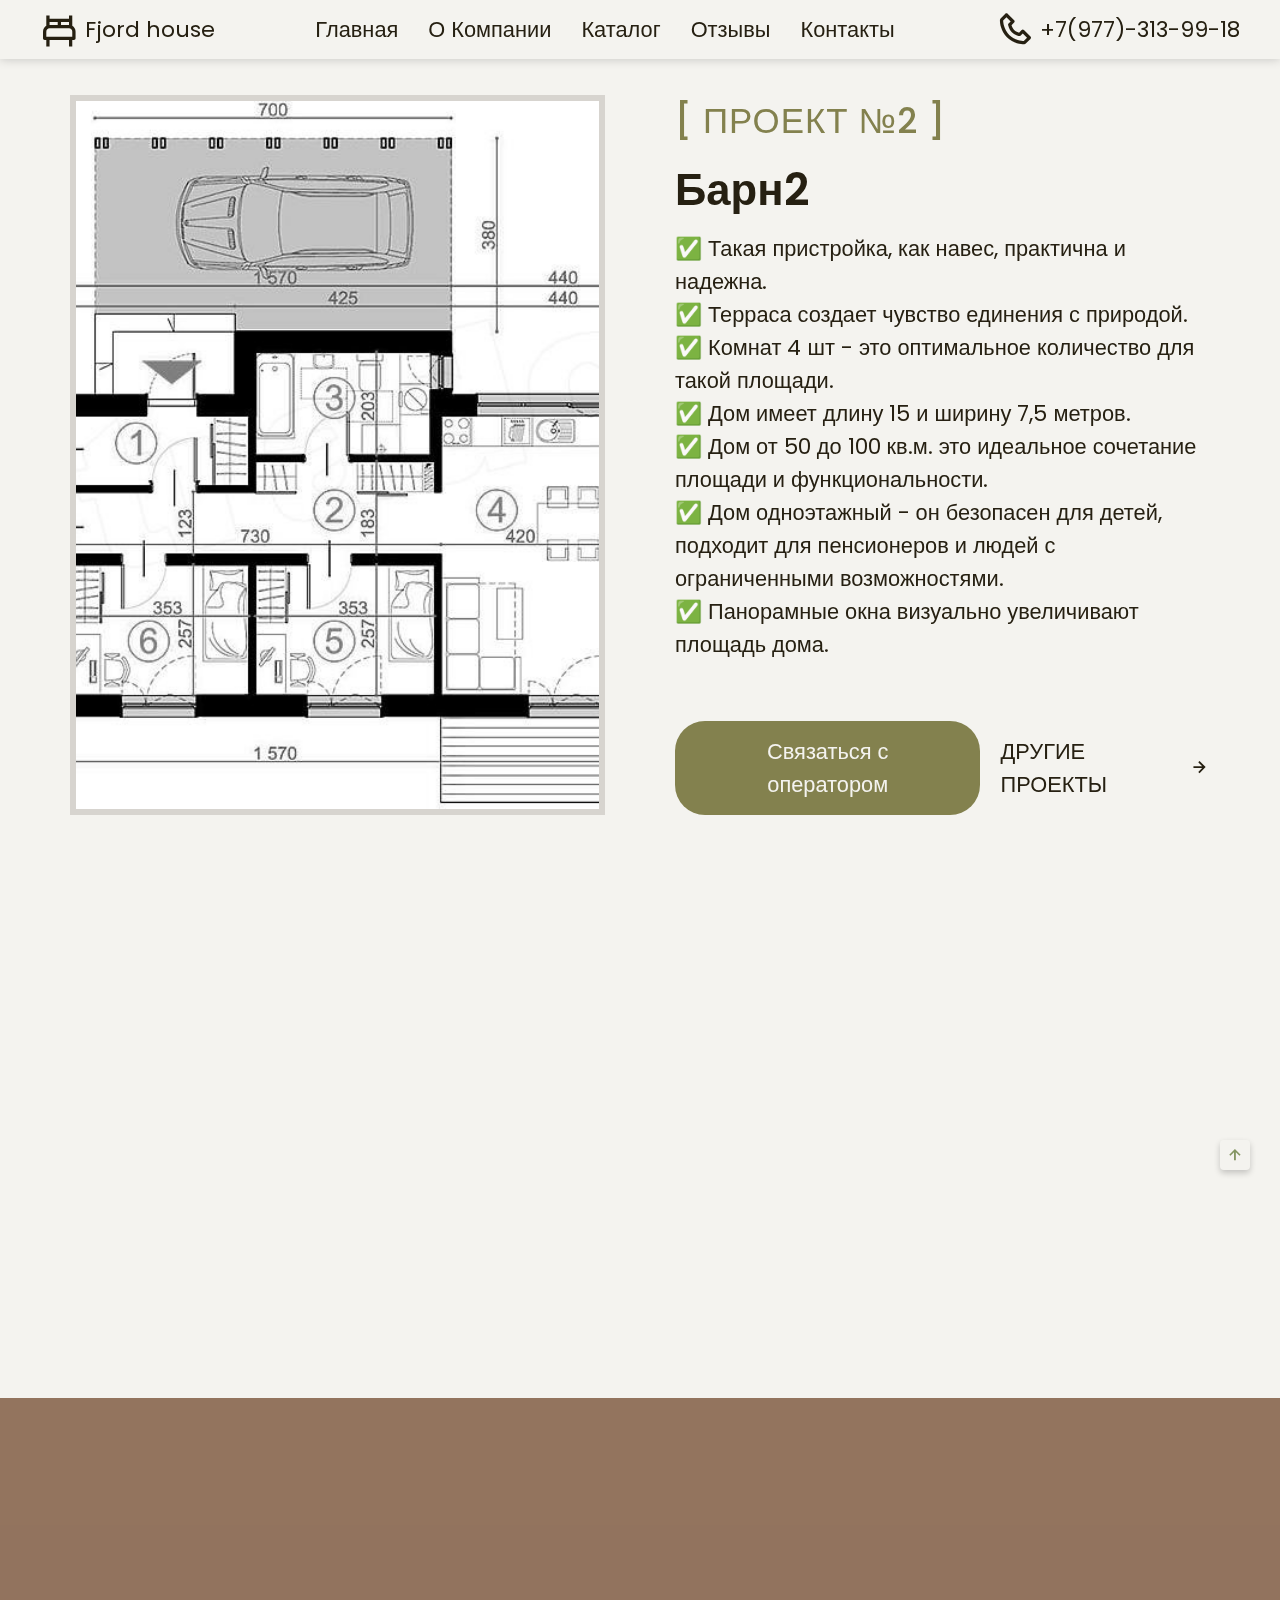
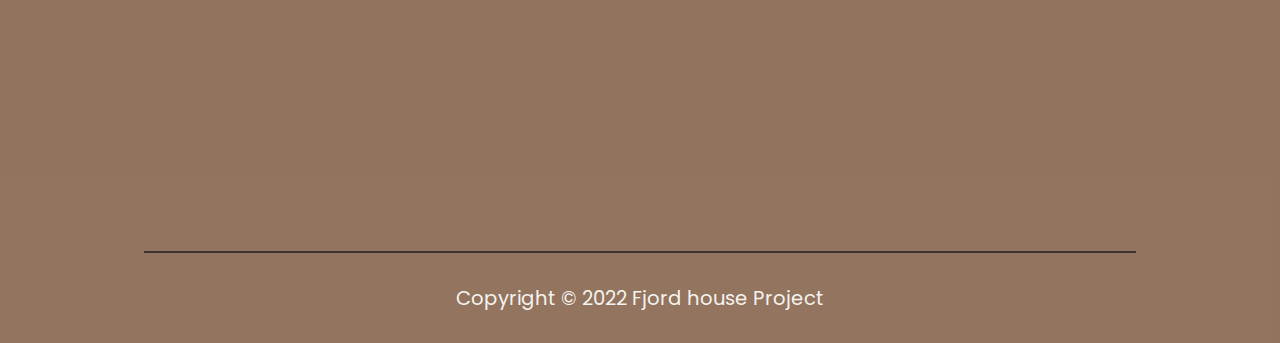
<file: house2.html>
<!DOCTYPE html>

<html lang="ru">
<head>
    <meta charset="UTF-8">
    <meta name="viewport" content="width=device-width, initial-scale=1.0">
    <title>Fjord.com</title>

    <!-- Swiper JS CSS-->
    <link rel="stylesheet" href="css/swiper-bundle.min.css">

    <!-- Scroll Reveal -->
    <link rel="stylesheet" href="css/scrollreveal.min.js">

    <!-- Boxicons -->
    <link href='https://unpkg.com/boxicons@2.1.4/css/boxicons.min.css' rel='stylesheet'>
        
    <!-- CSS -->
    <link rel="stylesheet" href="css/style.css">

</head>
<body>
<!-- Header -->
    <header class="header page">
        <nav class="nav container flex">
            <a href="index.html" class="logo-content flex">
                <i class='bx bx-bed logo-icon'></i>
                <span class="logo-text">Fjord house</span>
            </a>

            <div class="menu-content">
                <ul class="menu-list flex">
                    <li><a href="index.html" class="nav-link active-navlink">Главная</a></li>
                    <li><a href="about.html" class="nav-link">О компании</a></li>
                    <li><a href="catalog.html" class="nav-link">Каталог</a></li>
                    <li><a href="review.html" class="nav-link">Отзывы</a></li>
                    <li><a href="contact.html" class="nav-link">Контакты</a></li>
                </ul>

                <div class="media-icons flex">
                    <a href="https://www.facebook.com">
                        <i class='bx bxl-facebook-circle'></i>
                    </a>
                    <a href="https://www.youtube.com">
                        <i class='bx bxl-youtube' ></i>
                    </a>
                    <a href="https://vk.com">
                        <i class='bx bxl-vk' ></i>
                    </a>
                    <a href="https://web.telegram.org">
                        <i class='bx bxl-telegram' ></i>
                    </a>
                    <a href="https://www.instagram.com">
                        <i class='bx bxl-instagram-alt'></i>
                    </a>
                </div>

                <i class='bx bx-x navClose-btn'></i>

            </div>

            <div class="contact-content flex">
                <i class='bx bx-phone phone-icon'></i>
                <span class="phone-number">+7(977)-313-99-18</span>
            </div>

            <i class='bx bx-menu navOpen-btn' ></i>

        </nav>
    </header>

<!-- About Section -->
        <section class="section about" id="about">
            <div class="about-content container">

                <div class="about-imageContent">
                    <img src="images/inter2.jpg" alt="" class="about-img">
                </div>

                <div class="about-details">
                    <div class="about-text">
                        <h4 class="content-subtitle">
                            [ ПРОЕКТ №2 ]
                        </h4>
                        <h2 class="content-title">
                            Барн2
                        </h2>
                        <p class="content-description">
                            ✅ Такая пристройка, как навес, практична и надежна. <br>
                            ✅ Терраса создает чувство единения с природой.<br>
                            ✅ Комнат 4 шт - это оптимальное количество для такой площади.<br>
                            ✅ Дом имеет длину 15 и ширину 7,5 метров.<br>
                            ✅ Дом от 50 до 100 кв.м. это идеальное сочетание площади и функциональности.<br>
                            ✅ Дом одноэтажный - он безопасен для детей, подходит для пенсионеров и людей с <br>ограниченными возможностями.<br>
                            ✅ Панорамные окна визуально увеличивают площадь дома.<br>
                        </p>
                    </div>

                    <div class="about-buttons flex">
                        <a href="#call"><button class="button" >Связаться с оператором</button></a>
                        <a href="catalog.html" class="about-link flex">
                            <span class="link-text">Другие проекты</span>
                            <i class='bx bx-right-arrow-alt about-arrowIcon'></i>
                        </a>
                    </div>
                </div>

            </div>
        </section>

<!-- Newsletter Section -->
        <section class="section newsletter"  id="call">
            <div class="newletter-container container">
                <a href="index.html" class="logo-content flex">
                    <i class='bx bx-bed logo-icon'></i>
                    <span class="logo-text">Fjord</span>
                </a>
                <p class="section-description">
                    Для заказа проекта введите свой номер телефона. <br> Наш оператор ответит Вам в ближайшее время.
                </p>
                <div class="newsletter-inputBox">
                    <input type="tel" placeholder="+7 999 999 99 99" class="newletter-input">
                    <button class="button newsletter-button">Заказать</button>
                </div>
                <div class="newsletter media-icons flex">
                    <a href="https://www.facebook.com">
                        <i class='bx bxl-facebook-circle'></i>
                    </a>
                    <a href="https://www.youtube.com">
                        <i class='bx bxl-youtube' ></i>
                    </a>
                    <a href="https://vk.com">
                        <i class='bx bxl-vk' ></i>
                    </a>
                    <a href="https://web.telegram.org">
                        <i class='bx bxl-telegram' ></i>
                    </a>
                    <a href="https://www.instagram.com">
                        <i class='bx bxl-instagram-alt'></i>
                    </a>
            </div>
        </section>

<!-- Footer Section -->
        <footer class="section footer">
            <div class="footer-container container">
                <div class="footer-content">
                    <a href="#" class="logo-content flex">
                        <i class='bx bx-bed logo-icon'></i>
                        <span class="logo-text">Fjord house</span>
                    </a>
                    <p class="content-description">Информация на сайте собрана из разных источников и предоставлена для ознакомления с темой проектирования и строительства домов в стиле Barn house.</p>
                    <div class="footer-location flex">
                        <i class='bx bx-map map-icon'></i>
                        <div class="location-text">
                            119454, г. Москва, Проспект Вернадского, д. 78.
                        </div>
                    </div>
                </div>
                <div class="footer-linkContent">
                    <ul class="footer-links">
                        <h4 class="footerLinks-title">Наши проекты</h4>
                        <li><a href="catalog.html" class="footer-link">Дома</a></li>
                        <li><a href="#" class="footer-link">Интерьеры</a></li>
                    </ul>
                    <ul class="footer-links">
                        <h4 class="footerLinks-title">Застройщики</h4>
                        <li><a href="https://barn-haus.ru" class="footer-link">Barn House</a></li>
                        <li><a href="https://www.homgart.com" class="footer-link">Homegart</a></li>
                        <li><a href="https://b-h-c.ru" class="footer-link">BrickHouse</a></li>
                        <li><a href="https://okprefab.ru" class="footer-link">OKprefab.ru</a></li>
                        <li><a href="https://www.hotwell.com/" class="footer-link">Hotwell</a></li>
                    </ul>
                    <ul class="footer-links">
                        <h4 class="footerLinks-title">Разделы</h4>
                        <li><a href="index.html" class="footer-link">Главная</a></li>
                        <li><a href="about.html" class="footer-link">О компании</a></li>
                        <li><a href="catalog.html" class="footer-link">Каталог</a></li>
                        <li><a href="review.html" class="footer-link">Отзывы</a></li>
                        <li><a href="contact.html" class="footer-link">Контакты</a></li>
                    </ul>
                </div>
            </div>
            <div class="footer-copyRight">Copyright © 2022 Fjord house Project</div>
        </footer>
  

<!-- Scroll Up -->
    <a href="#home" class="scrollUp-btn flex">
        <i class='bx bx-up-arrow-alt scrollUp-icon'></i>
    </a>

<!-- Swiper JS -->
<script src="js/swiper-bundle.min.js"></script>

<!-- Scroll Reveal -->
<script src="js/scrollreveal.js"></script>

<!-- JavaScript -->
    <script src="js/script.js"></script>

</body>
</html>
</file>
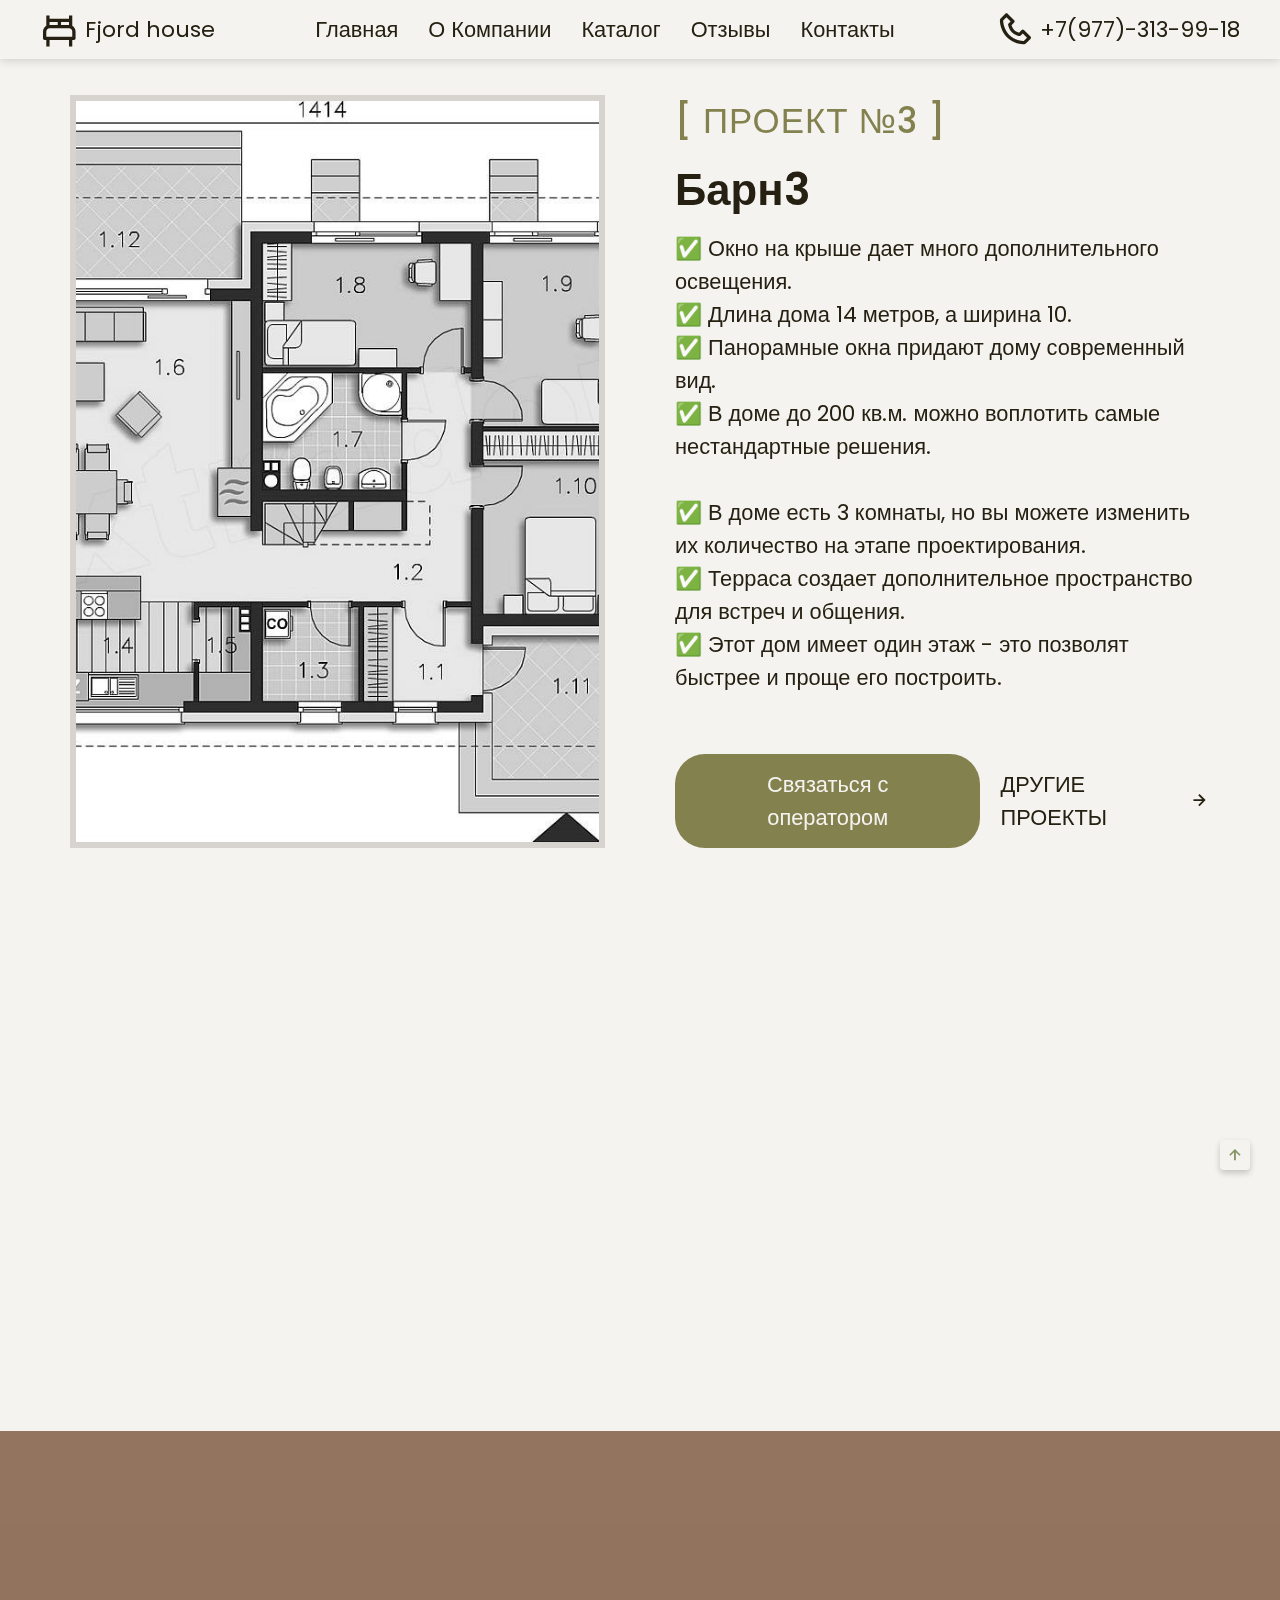
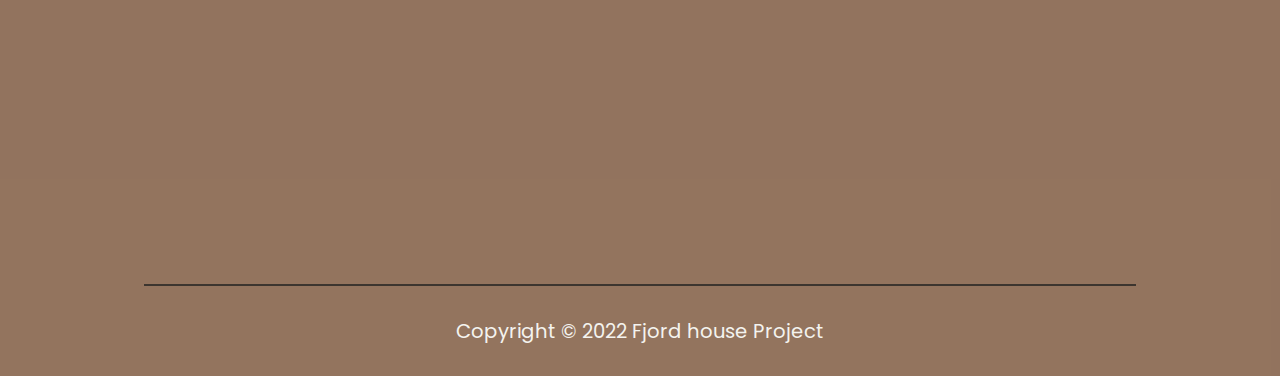
<file: house3.html>
<!DOCTYPE html>

<html lang="ru">
<head>
    <meta charset="UTF-8">
    <meta name="viewport" content="width=device-width, initial-scale=1.0">
    <title>Fjord.com</title>

    <!-- Swiper JS CSS-->
    <link rel="stylesheet" href="css/swiper-bundle.min.css">

    <!-- Scroll Reveal -->
    <link rel="stylesheet" href="css/scrollreveal.min.js">

    <!-- Boxicons -->
    <link href='https://unpkg.com/boxicons@2.1.4/css/boxicons.min.css' rel='stylesheet'>
        
    <!-- CSS -->
    <link rel="stylesheet" href="css/style.css">

</head>
<body>
<!-- Header -->
    <header class="header page">
        <nav class="nav container flex">
            <a href="index.html" class="logo-content flex">
                <i class='bx bx-bed logo-icon'></i>
                <span class="logo-text">Fjord house</span>
            </a>

            <div class="menu-content">
                <ul class="menu-list flex">
                    <li><a href="index.html" class="nav-link active-navlink">Главная</a></li>
                    <li><a href="about.html" class="nav-link">О компании</a></li>
                    <li><a href="catalog.html" class="nav-link">Каталог</a></li>
                    <li><a href="review.html" class="nav-link">Отзывы</a></li>
                    <li><a href="contact.html" class="nav-link">Контакты</a></li>
                </ul>

                <div class="media-icons flex">
                    <a href="https://www.facebook.com">
                        <i class='bx bxl-facebook-circle'></i>
                    </a>
                    <a href="https://www.youtube.com">
                        <i class='bx bxl-youtube' ></i>
                    </a>
                    <a href="https://vk.com">
                        <i class='bx bxl-vk' ></i>
                    </a>
                    <a href="https://web.telegram.org">
                        <i class='bx bxl-telegram' ></i>
                    </a>
                    <a href="https://www.instagram.com">
                        <i class='bx bxl-instagram-alt'></i>
                    </a>
                </div>

                <i class='bx bx-x navClose-btn'></i>

            </div>

            <div class="contact-content flex">
                <i class='bx bx-phone phone-icon'></i>
                <span class="phone-number">+7(977)-313-99-18</span>
            </div>

            <i class='bx bx-menu navOpen-btn' ></i>

        </nav>
    </header>

<!-- About Section -->
        <section class="section about" id="about">
            <div class="about-content container">

                <div class="about-imageContent">
                    <img src="images/inter3.jpg" alt="" class="about-img">
                </div>

                <div class="about-details">
                    <div class="about-text">
                        <h4 class="content-subtitle">
                            [ ПРОЕКТ №3 ]
                        </h4>
                        <h2 class="content-title">
                            Барн3
                        </h2>
                        <p class="content-description">
                            ✅ Окно на крыше дает много дополнительного освещения.<br>
✅ Длина дома 14 метров, а ширина 10.<br>
✅ Панорамные окна придают дому современный вид.<br>
✅ В доме до 200 кв.м. можно воплотить самые нестандартные решения.<br><br>
✅ В доме есть 3 комнаты, но вы можете изменить их количество на этапе проектирования.<br>
✅ Терраса создает дополнительное пространство для встреч и общения.<br>
✅ Этот дом имеет один этаж - это позволят быстрее и проще его построить.<br>
                        </p>
                    </div>

                    <div class="about-buttons flex">
                        <a href="#call"><button class="button" >Связаться с оператором</button></a>
                        <a href="catalog.html" class="about-link flex">
                            <span class="link-text">Другие проекты</span>
                            <i class='bx bx-right-arrow-alt about-arrowIcon'></i>
                        </a>
                    </div>
                </div>

            </div>
        </section>

<!-- Newsletter Section -->
        <section class="section newsletter"  id="call">
            <div class="newletter-container container">
                <a href="index.html" class="logo-content flex">
                    <i class='bx bx-bed logo-icon'></i>
                    <span class="logo-text">Fjord</span>
                </a>
                <p class="section-description">
                    Для заказа проекта введите свой номер телефона. <br> Наш оператор ответит Вам в ближайшее время.
                </p>
                <div class="newsletter-inputBox">
                    <input type="tel" placeholder="+7 999 999 99 99" class="newletter-input">
                    <button class="button newsletter-button">Заказать</button>
                </div>
                <div class="newsletter media-icons flex">
                    <a href="https://www.facebook.com">
                        <i class='bx bxl-facebook-circle'></i>
                    </a>
                    <a href="https://www.youtube.com">
                        <i class='bx bxl-youtube' ></i>
                    </a>
                    <a href="https://vk.com">
                        <i class='bx bxl-vk' ></i>
                    </a>
                    <a href="https://web.telegram.org">
                        <i class='bx bxl-telegram' ></i>
                    </a>
                    <a href="https://www.instagram.com">
                        <i class='bx bxl-instagram-alt'></i>
                    </a>
            </div>
        </section>

<!-- Footer Section -->
        <footer class="section footer">
            <div class="footer-container container">
                <div class="footer-content">
                    <a href="#" class="logo-content flex">
                        <i class='bx bx-bed logo-icon'></i>
                        <span class="logo-text">Fjord house</span>
                    </a>
                    <p class="content-description">Информация на сайте собрана из разных источников и предоставлена для ознакомления с темой проектирования и строительства домов в стиле Barn house.</p>
                    <div class="footer-location flex">
                        <i class='bx bx-map map-icon'></i>
                        <div class="location-text">
                            119454, г. Москва, Проспект Вернадского, д. 78.
                        </div>
                    </div>
                </div>
                <div class="footer-linkContent">
                    <ul class="footer-links">
                        <h4 class="footerLinks-title">Наши проекты</h4>
                        <li><a href="catalog.html" class="footer-link">Дома</a></li>
                        <li><a href="#" class="footer-link">Интерьеры</a></li>
                    </ul>
                    <ul class="footer-links">
                        <h4 class="footerLinks-title">Застройщики</h4>
                        <li><a href="https://barn-haus.ru" class="footer-link">Barn House</a></li>
                        <li><a href="https://www.homgart.com" class="footer-link">Homegart</a></li>
                        <li><a href="https://b-h-c.ru" class="footer-link">BrickHouse</a></li>
                        <li><a href="https://okprefab.ru" class="footer-link">OKprefab.ru</a></li>
                        <li><a href="https://www.hotwell.com/" class="footer-link">Hotwell</a></li>
                    </ul>
                    <ul class="footer-links">
                        <h4 class="footerLinks-title">Разделы</h4>
                        <li><a href="index.html" class="footer-link">Главная</a></li>
                        <li><a href="about.html" class="footer-link">О компании</a></li>
                        <li><a href="catalog.html" class="footer-link">Каталог</a></li>
                        <li><a href="review.html" class="footer-link">Отзывы</a></li>
                        <li><a href="contact.html" class="footer-link">Контакты</a></li>
                    </ul>
                </div>
            </div>
            <div class="footer-copyRight">Copyright © 2022 Fjord house Project</div>
        </footer>
  

<!-- Scroll Up -->
    <a href="#home" class="scrollUp-btn flex">
        <i class='bx bx-up-arrow-alt scrollUp-icon'></i>
    </a>

<!-- Swiper JS -->
<script src="js/swiper-bundle.min.js"></script>

<!-- Scroll Reveal -->
<script src="js/scrollreveal.js"></script>

<!-- JavaScript -->
    <script src="js/script.js"></script>

</body>
</html>
</file>
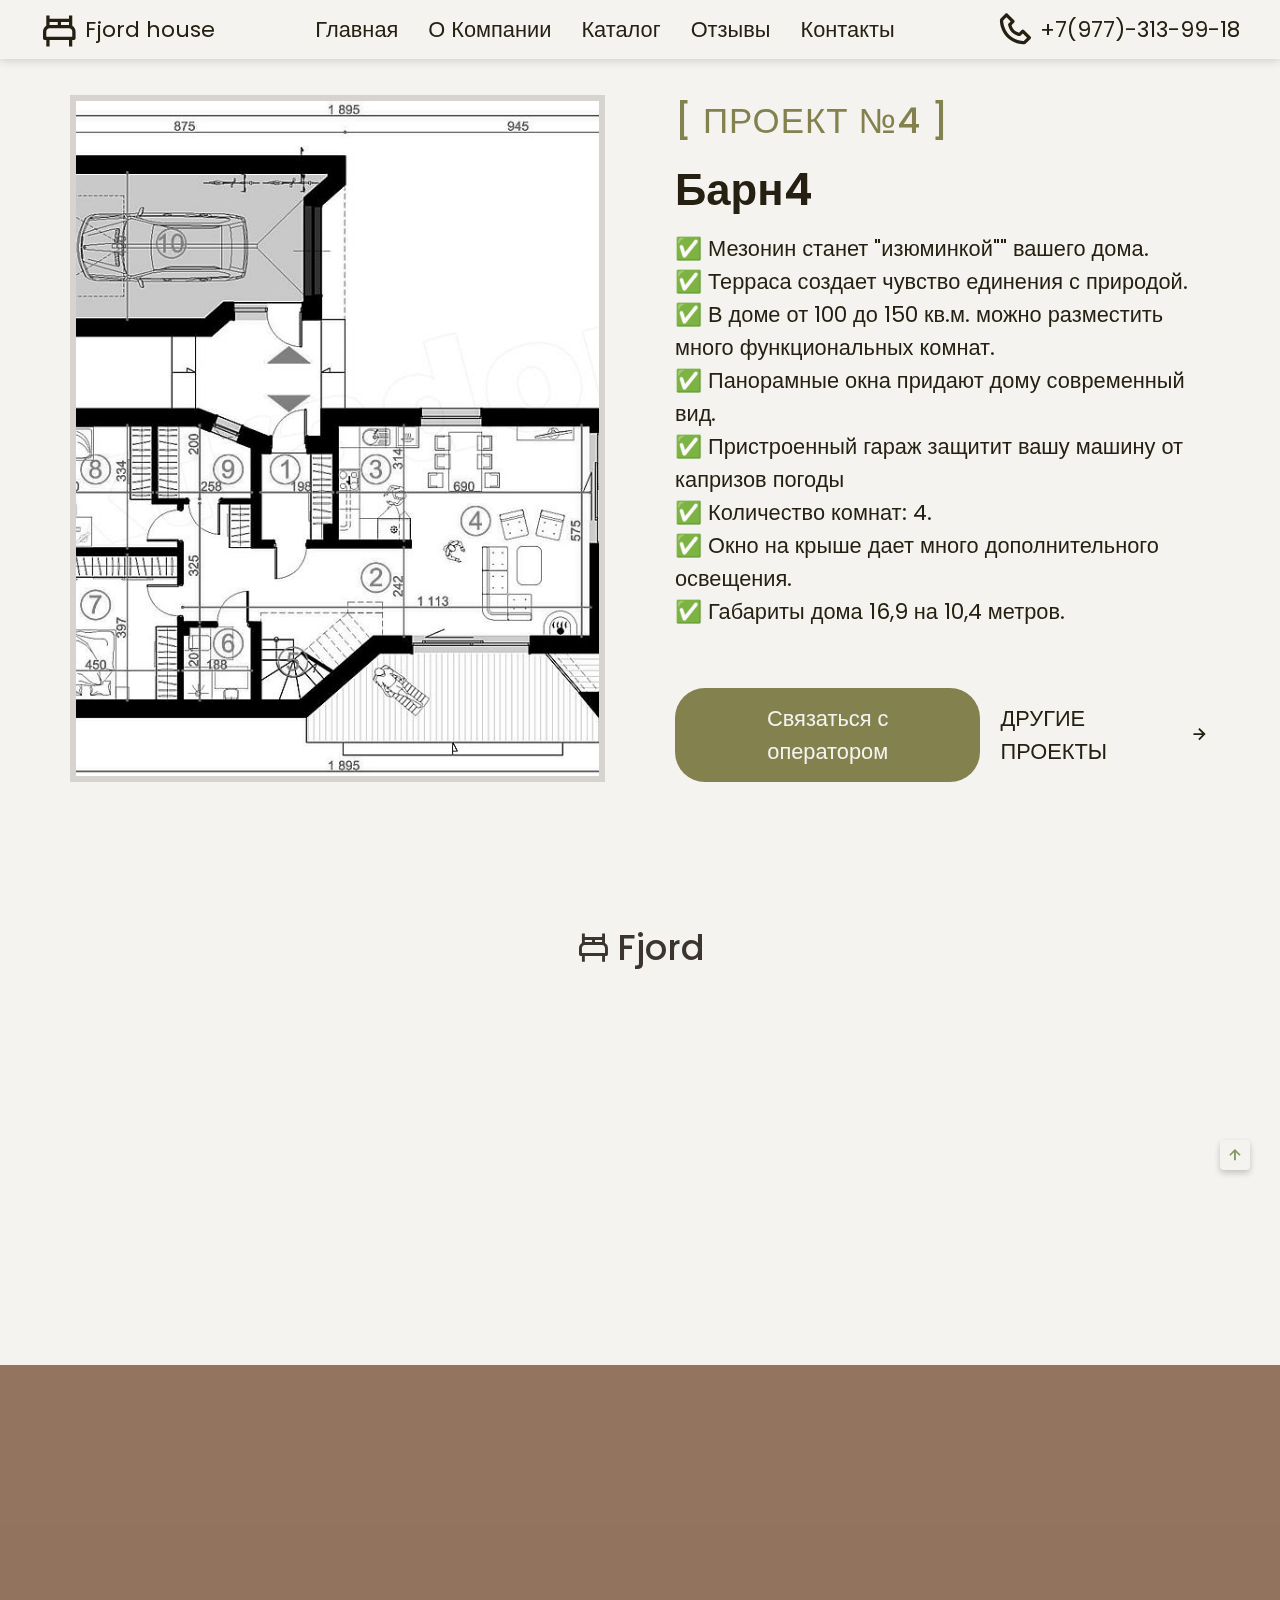
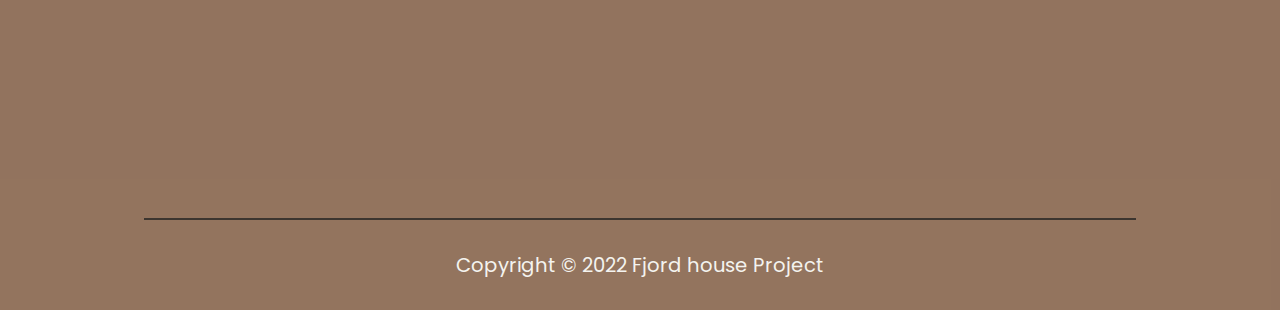
<file: house4.html>
<!DOCTYPE html>

<html lang="ru">
<head>
    <meta charset="UTF-8">
    <meta name="viewport" content="width=device-width, initial-scale=1.0">
    <title>Fjord.com</title>

    <!-- Swiper JS CSS-->
    <link rel="stylesheet" href="css/swiper-bundle.min.css">

    <!-- Scroll Reveal -->
    <link rel="stylesheet" href="css/scrollreveal.min.js">

    <!-- Boxicons -->
    <link href='https://unpkg.com/boxicons@2.1.4/css/boxicons.min.css' rel='stylesheet'>
        
    <!-- CSS -->
    <link rel="stylesheet" href="css/style.css">

</head>
<body>
<!-- Header -->
    <header class="header page">
        <nav class="nav container flex">
            <a href="index.html" class="logo-content flex">
                <i class='bx bx-bed logo-icon'></i>
                <span class="logo-text">Fjord house</span>
            </a>

            <div class="menu-content">
                <ul class="menu-list flex">
                    <li><a href="index.html" class="nav-link active-navlink">Главная</a></li>
                    <li><a href="about.html" class="nav-link">О компании</a></li>
                    <li><a href="catalog.html" class="nav-link">Каталог</a></li>
                    <li><a href="review.html" class="nav-link">Отзывы</a></li>
                    <li><a href="contact.html" class="nav-link">Контакты</a></li>
                </ul>

                <div class="media-icons flex">
                    <a href="https://www.facebook.com">
                        <i class='bx bxl-facebook-circle'></i>
                    </a>
                    <a href="https://www.youtube.com">
                        <i class='bx bxl-youtube' ></i>
                    </a>
                    <a href="https://vk.com">
                        <i class='bx bxl-vk' ></i>
                    </a>
                    <a href="https://web.telegram.org">
                        <i class='bx bxl-telegram' ></i>
                    </a>
                    <a href="https://www.instagram.com">
                        <i class='bx bxl-instagram-alt'></i>
                    </a>
                </div>

                <i class='bx bx-x navClose-btn'></i>

            </div>

            <div class="contact-content flex">
                <i class='bx bx-phone phone-icon'></i>
                <span class="phone-number">+7(977)-313-99-18</span>
            </div>

            <i class='bx bx-menu navOpen-btn' ></i>

        </nav>
    </header>

<!-- About Section -->
        <section class="section about" id="about">
            <div class="about-content container">

                <div class="about-imageContent">
                    <img src="images/inter4.jpg" alt="" class="about-img">
                </div>

                <div class="about-details">
                    <div class="about-text">
                        <h4 class="content-subtitle">
                            [ ПРОЕКТ №4 ]
                        </h4>
                        <h2 class="content-title">
                            Барн4
                        </h2>
                        <p class="content-description">
                            ✅ Мезонин станет "изюминкой"" вашего дома.<br>
✅ Терраса создает чувство единения с природой.<br>
✅ В доме от 100 до 150 кв.м. можно разместить много функциональных комнат.<br>
✅ Панорамные окна придают дому современный вид.<br>
✅ Пристроенный гараж защитит вашу машину от капризов погоды<br>
✅ Количество комнат: 4.<br>
✅ Окно на крыше дает много дополнительного освещения.<br>
✅ Габариты дома 16,9 на 10,4 метров.<br>
                        </p>
                    </div>

                    <div class="about-buttons flex">
                        <a href="#call"><button class="button" >Связаться с оператором</button></a>
                        <a href="catalog.html" class="about-link flex">
                            <span class="link-text">Другие проекты</span>
                            <i class='bx bx-right-arrow-alt about-arrowIcon'></i>
                        </a>
                    </div>
                </div>

            </div>
        </section>

<!-- Newsletter Section -->
        <section class="section newsletter"  id="call">
            <div class="newletter-container container">
                <a href="index.html" class="logo-content flex">
                    <i class='bx bx-bed logo-icon'></i>
                    <span class="logo-text">Fjord</span>
                </a>
                <p class="section-description">
                    Для заказа проекта введите свой номер телефона. <br> Наш оператор ответит Вам в ближайшее время.
                </p>
                <div class="newsletter-inputBox">
                    <input type="tel" placeholder="+7 999 999 99 99" class="newletter-input">
                    <button class="button newsletter-button">Заказать</button>
                </div>
                <div class="newsletter media-icons flex">
                    <a href="https://www.facebook.com">
                        <i class='bx bxl-facebook-circle'></i>
                    </a>
                    <a href="https://www.youtube.com">
                        <i class='bx bxl-youtube' ></i>
                    </a>
                    <a href="https://vk.com">
                        <i class='bx bxl-vk' ></i>
                    </a>
                    <a href="https://web.telegram.org">
                        <i class='bx bxl-telegram' ></i>
                    </a>
                    <a href="https://www.instagram.com">
                        <i class='bx bxl-instagram-alt'></i>
                    </a>
            </div>
        </section>

<!-- Footer Section -->
        <footer class="section footer">
            <div class="footer-container container">
                <div class="footer-content">
                    <a href="#" class="logo-content flex">
                        <i class='bx bx-bed logo-icon'></i>
                        <span class="logo-text">Fjord house</span>
                    </a>
                    <p class="content-description">Информация на сайте собрана из разных источников и предоставлена для ознакомления с темой проектирования и строительства домов в стиле Barn house.</p>
                    <div class="footer-location flex">
                        <i class='bx bx-map map-icon'></i>
                        <div class="location-text">
                            119454, г. Москва, Проспект Вернадского, д. 78.
                        </div>
                    </div>
                </div>
                <div class="footer-linkContent">
                    <ul class="footer-links">
                        <h4 class="footerLinks-title">Наши проекты</h4>
                        <li><a href="catalog.html" class="footer-link">Дома</a></li>
                        <li><a href="#" class="footer-link">Интерьеры</a></li>
                    </ul>
                    <ul class="footer-links">
                        <h4 class="footerLinks-title">Застройщики</h4>
                        <li><a href="https://barn-haus.ru" class="footer-link">Barn House</a></li>
                        <li><a href="https://www.homgart.com" class="footer-link">Homegart</a></li>
                        <li><a href="https://b-h-c.ru" class="footer-link">BrickHouse</a></li>
                        <li><a href="https://okprefab.ru" class="footer-link">OKprefab.ru</a></li>
                        <li><a href="https://www.hotwell.com/" class="footer-link">Hotwell</a></li>
                    </ul>
                    <ul class="footer-links">
                        <h4 class="footerLinks-title">Разделы</h4>
                        <li><a href="index.html" class="footer-link">Главная</a></li>
                        <li><a href="about.html" class="footer-link">О компании</a></li>
                        <li><a href="catalog.html" class="footer-link">Каталог</a></li>
                        <li><a href="review.html" class="footer-link">Отзывы</a></li>
                        <li><a href="contact.html" class="footer-link">Контакты</a></li>
                    </ul>
                </div>
            </div>
            <div class="footer-copyRight">Copyright © 2022 Fjord house Project</div>
        </footer>
  

<!-- Scroll Up -->
    <a href="#home" class="scrollUp-btn flex">
        <i class='bx bx-up-arrow-alt scrollUp-icon'></i>
    </a>

<!-- Swiper JS -->
<script src="js/swiper-bundle.min.js"></script>

<!-- Scroll Reveal -->
<script src="js/scrollreveal.js"></script>

<!-- JavaScript -->
    <script src="js/script.js"></script>

</body>
</html>
</file>
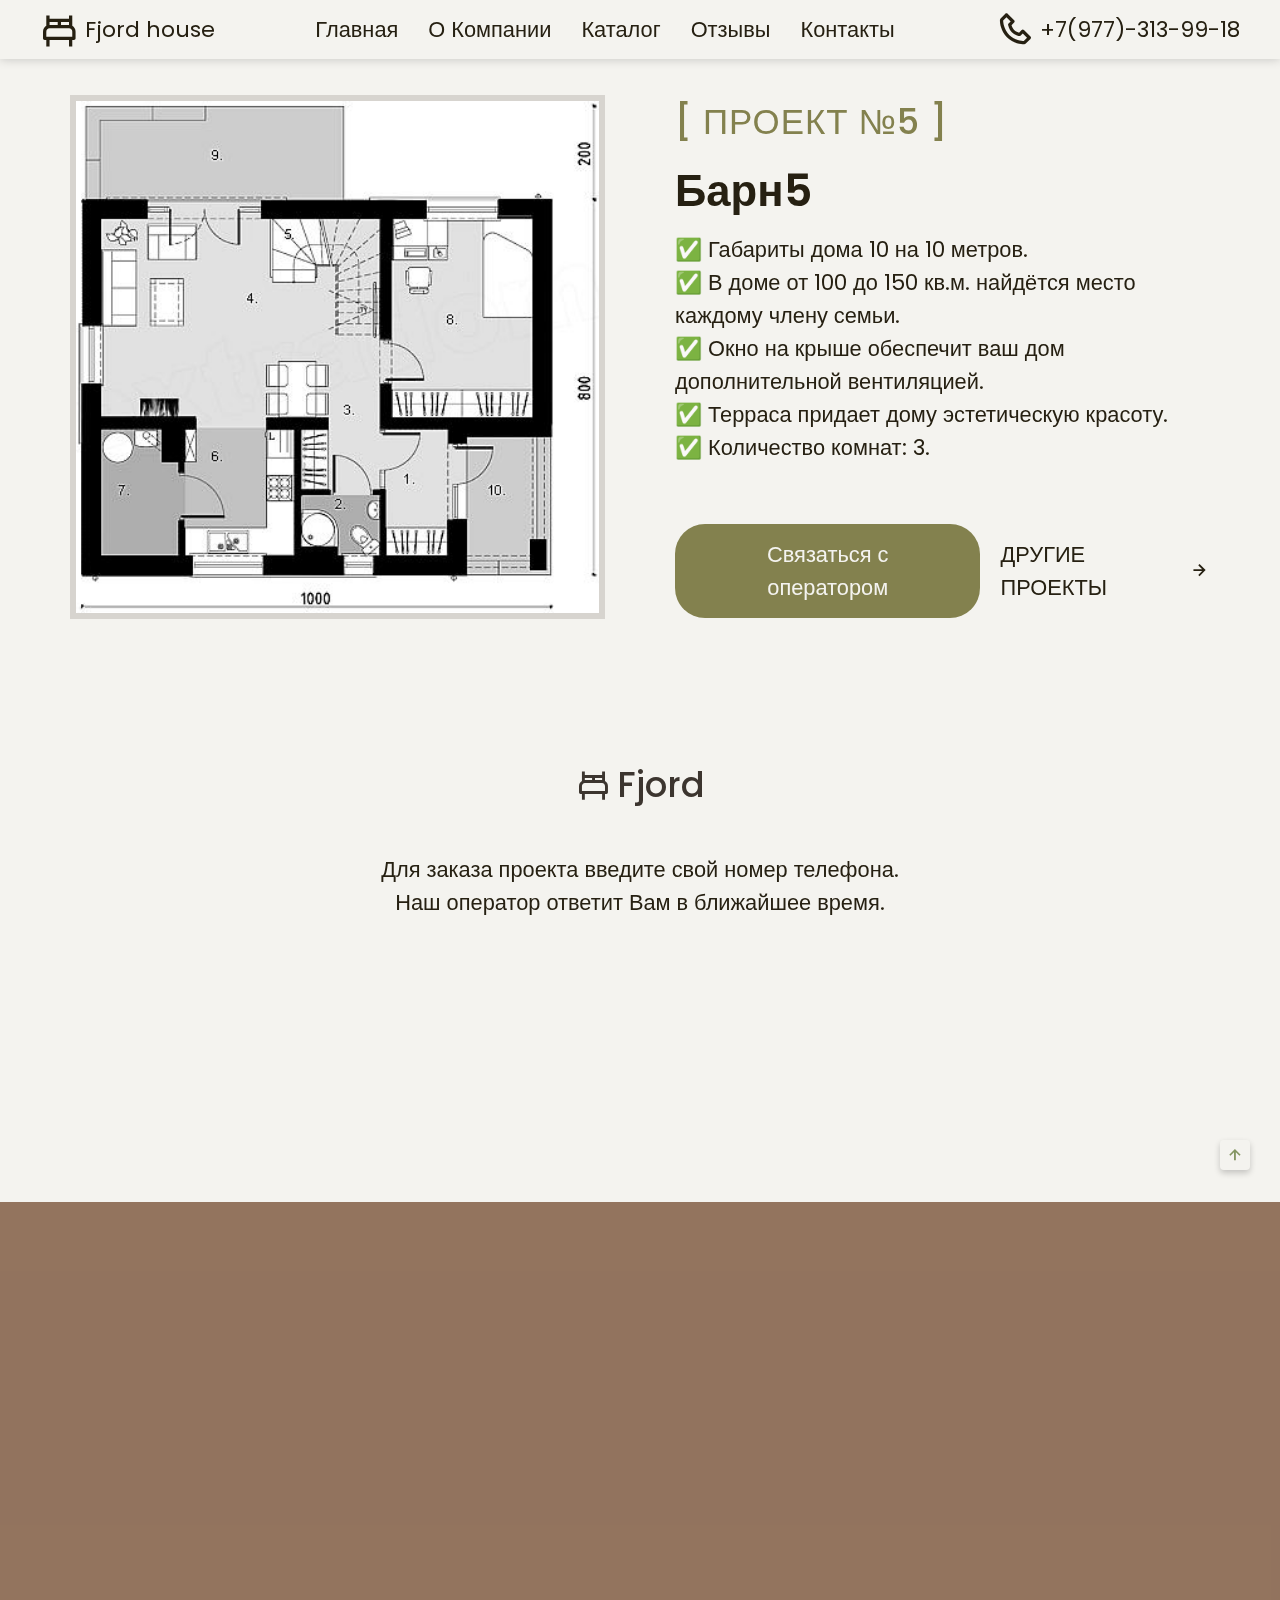
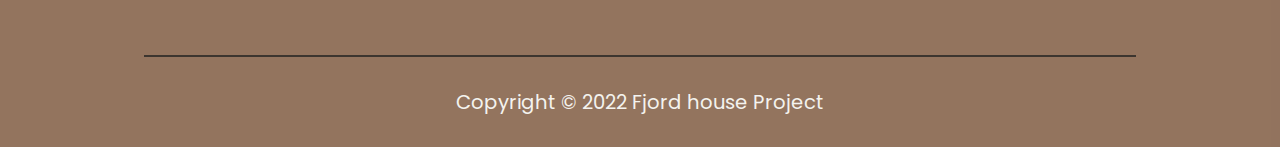
<file: house5.html>
<!DOCTYPE html>

<html lang="ru">
<head>
    <meta charset="UTF-8">
    <meta name="viewport" content="width=device-width, initial-scale=1.0">
    <title>Fjord.com</title>

    <!-- Swiper JS CSS-->
    <link rel="stylesheet" href="css/swiper-bundle.min.css">

    <!-- Scroll Reveal -->
    <link rel="stylesheet" href="css/scrollreveal.min.js">

    <!-- Boxicons -->
    <link href='https://unpkg.com/boxicons@2.1.4/css/boxicons.min.css' rel='stylesheet'>
        
    <!-- CSS -->
    <link rel="stylesheet" href="css/style.css">

</head>
<body>
<!-- Header -->
    <header class="header page">
        <nav class="nav container flex">
            <a href="index.html" class="logo-content flex">
                <i class='bx bx-bed logo-icon'></i>
                <span class="logo-text">Fjord house</span>
            </a>

            <div class="menu-content">
                <ul class="menu-list flex">
                    <li><a href="index.html" class="nav-link active-navlink">Главная</a></li>
                    <li><a href="about.html" class="nav-link">О компании</a></li>
                    <li><a href="catalog.html" class="nav-link">Каталог</a></li>
                    <li><a href="review.html" class="nav-link">Отзывы</a></li>
                    <li><a href="contact.html" class="nav-link">Контакты</a></li>
                </ul>

                <div class="media-icons flex">
                    <a href="https://www.facebook.com">
                        <i class='bx bxl-facebook-circle'></i>
                    </a>
                    <a href="https://www.youtube.com">
                        <i class='bx bxl-youtube' ></i>
                    </a>
                    <a href="https://vk.com">
                        <i class='bx bxl-vk' ></i>
                    </a>
                    <a href="https://web.telegram.org">
                        <i class='bx bxl-telegram' ></i>
                    </a>
                    <a href="https://www.instagram.com">
                        <i class='bx bxl-instagram-alt'></i>
                    </a>
                </div>

                <i class='bx bx-x navClose-btn'></i>

            </div>

            <div class="contact-content flex">
                <i class='bx bx-phone phone-icon'></i>
                <span class="phone-number">+7(977)-313-99-18</span>
            </div>

            <i class='bx bx-menu navOpen-btn' ></i>

        </nav>
    </header>

<!-- About Section -->
        <section class="section about" id="about">
            <div class="about-content container">

                <div class="about-imageContent">
                    <img src="images/inter5.jpg" alt="" class="about-img">
                </div>

                <div class="about-details">
                    <div class="about-text">
                        <h4 class="content-subtitle">
                            [ ПРОЕКТ №5 ]
                        </h4>
                        <h2 class="content-title">
                            Барн5
                        </h2>
                        <p class="content-description">
                            ✅ Габариты дома 10 на 10 метров.<br>
✅ В доме от 100 до 150 кв.м. найдётся место каждому члену семьи.<br>
✅ Окно на крыше обеспечит ваш дом дополнительной вентиляцией.<br>
✅ Терраса придает дому эстетическую красоту.<br>
✅ Количество комнат: 3.<br>
                        </p>
                    </div>

                    <div class="about-buttons flex">
                        <a href="#call"><button class="button" >Связаться с оператором</button></a>
                        <a href="catalog.html" class="about-link flex">
                            <span class="link-text">Другие проекты</span>
                            <i class='bx bx-right-arrow-alt about-arrowIcon'></i>
                        </a>
                    </div>
                </div>

            </div>
        </section>

<!-- Newsletter Section -->
        <section class="section newsletter"  id="call">
            <div class="newletter-container container">
                <a href="index.html" class="logo-content flex">
                    <i class='bx bx-bed logo-icon'></i>
                    <span class="logo-text">Fjord</span>
                </a>
                <p class="section-description">
                    Для заказа проекта введите свой номер телефона. <br> Наш оператор ответит Вам в ближайшее время.
                </p>
                <div class="newsletter-inputBox">
                    <input type="tel" placeholder="+7 999 999 99 99" class="newletter-input">
                    <button class="button newsletter-button">Заказать</button>
                </div>
                <div class="newsletter media-icons flex">
                    <a href="https://www.facebook.com">
                        <i class='bx bxl-facebook-circle'></i>
                    </a>
                    <a href="https://www.youtube.com">
                        <i class='bx bxl-youtube' ></i>
                    </a>
                    <a href="https://vk.com">
                        <i class='bx bxl-vk' ></i>
                    </a>
                    <a href="https://web.telegram.org">
                        <i class='bx bxl-telegram' ></i>
                    </a>
                    <a href="https://www.instagram.com">
                        <i class='bx bxl-instagram-alt'></i>
                    </a>
            </div>
        </section>

<!-- Footer Section -->
        <footer class="section footer">
            <div class="footer-container container">
                <div class="footer-content">
                    <a href="#" class="logo-content flex">
                        <i class='bx bx-bed logo-icon'></i>
                        <span class="logo-text">Fjord house</span>
                    </a>
                    <p class="content-description">Информация на сайте собрана из разных источников и предоставлена для ознакомления с темой проектирования и строительства домов в стиле Barn house.</p>
                    <div class="footer-location flex">
                        <i class='bx bx-map map-icon'></i>
                        <div class="location-text">
                            119454, г. Москва, Проспект Вернадского, д. 78.
                        </div>
                    </div>
                </div>
                <div class="footer-linkContent">
                    <ul class="footer-links">
                        <h4 class="footerLinks-title">Наши проекты</h4>
                        <li><a href="catalog.html" class="footer-link">Дома</a></li>
                        <li><a href="#" class="footer-link">Интерьеры</a></li>
                    </ul>
                    <ul class="footer-links">
                        <h4 class="footerLinks-title">Застройщики</h4>
                        <li><a href="https://barn-haus.ru" class="footer-link">Barn House</a></li>
                        <li><a href="https://www.homgart.com" class="footer-link">Homegart</a></li>
                        <li><a href="https://b-h-c.ru" class="footer-link">BrickHouse</a></li>
                        <li><a href="https://okprefab.ru" class="footer-link">OKprefab.ru</a></li>
                        <li><a href="https://www.hotwell.com/" class="footer-link">Hotwell</a></li>
                    </ul>
                    <ul class="footer-links">
                        <h4 class="footerLinks-title">Разделы</h4>
                        <li><a href="index.html" class="footer-link">Главная</a></li>
                        <li><a href="about.html" class="footer-link">О компании</a></li>
                        <li><a href="catalog.html" class="footer-link">Каталог</a></li>
                        <li><a href="review.html" class="footer-link">Отзывы</a></li>
                        <li><a href="contact.html" class="footer-link">Контакты</a></li>
                    </ul>
                </div>
            </div>
            <div class="footer-copyRight">Copyright © 2022 Fjord house Project</div>
        </footer>
  

<!-- Scroll Up -->
    <a href="#home" class="scrollUp-btn flex">
        <i class='bx bx-up-arrow-alt scrollUp-icon'></i>
    </a>

<!-- Swiper JS -->
<script src="js/swiper-bundle.min.js"></script>

<!-- Scroll Reveal -->
<script src="js/scrollreveal.js"></script>

<!-- JavaScript -->
    <script src="js/script.js"></script>

</body>
</html>
</file>
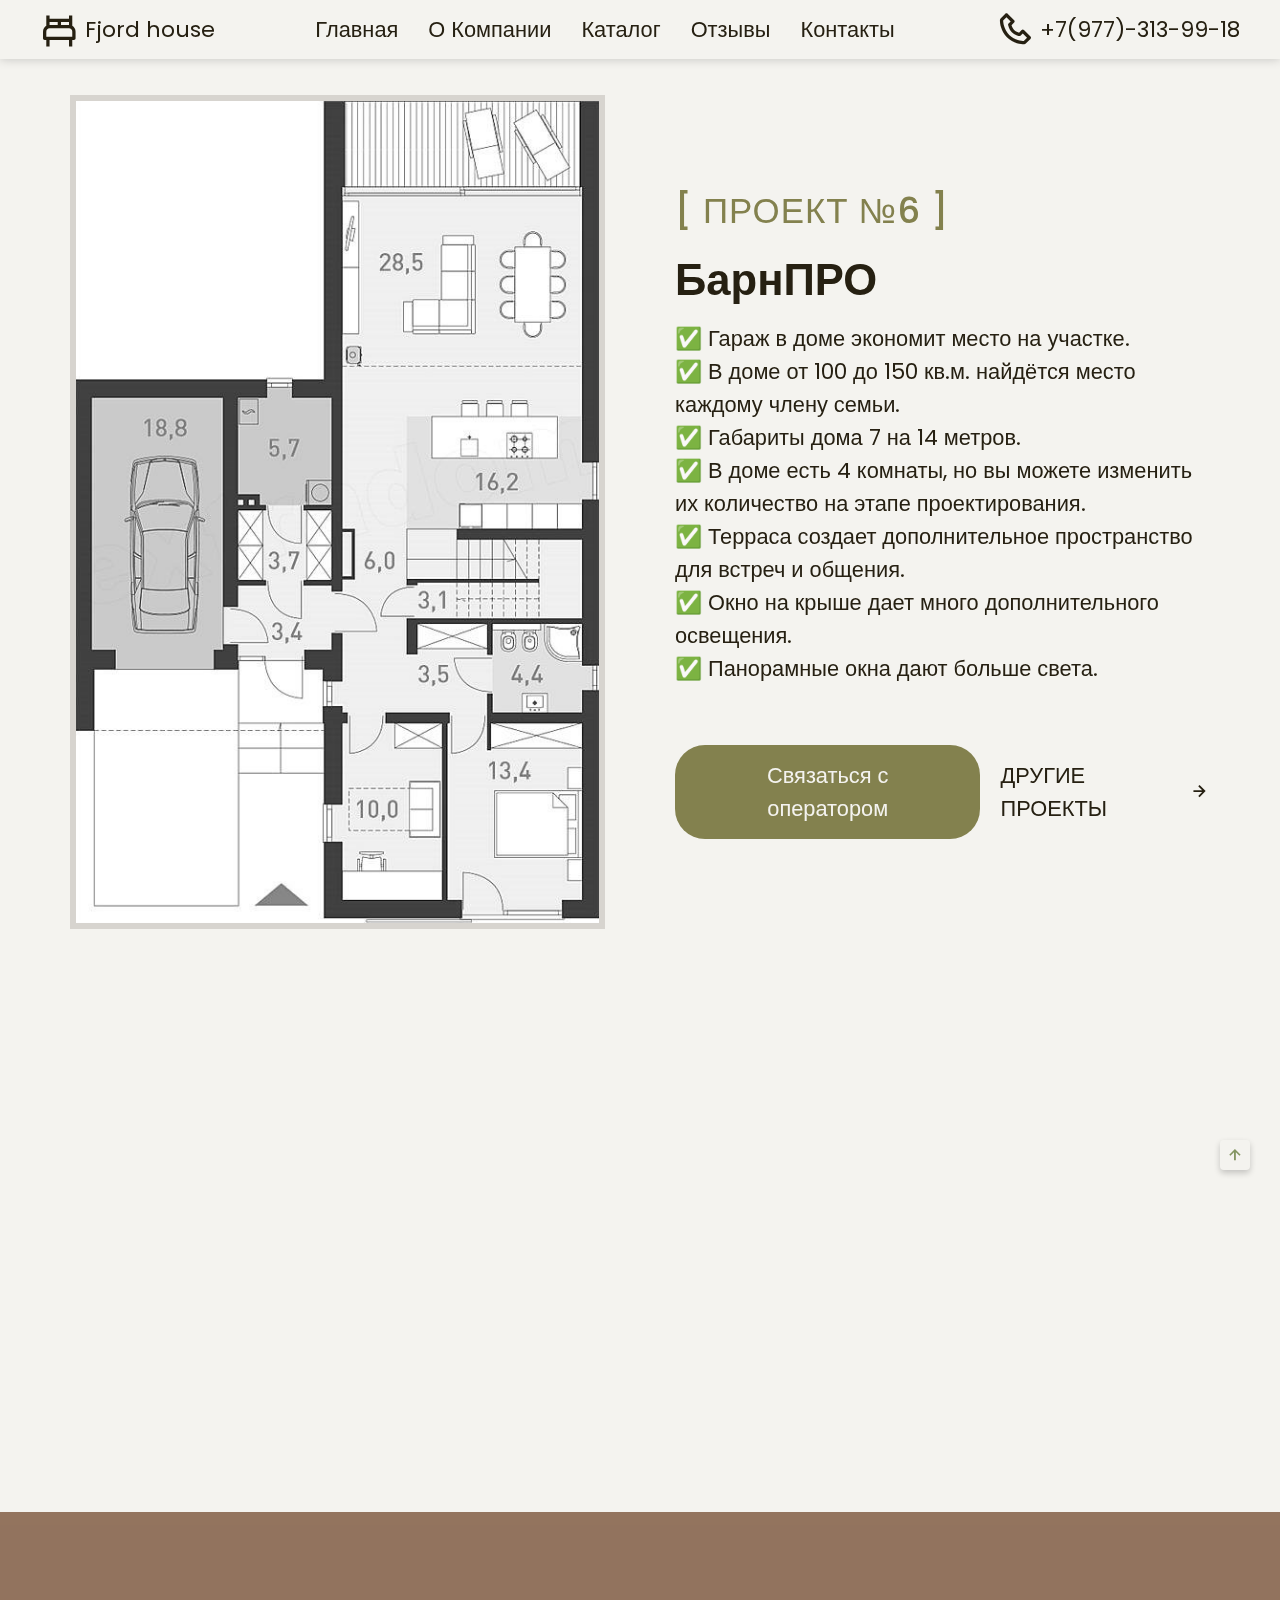
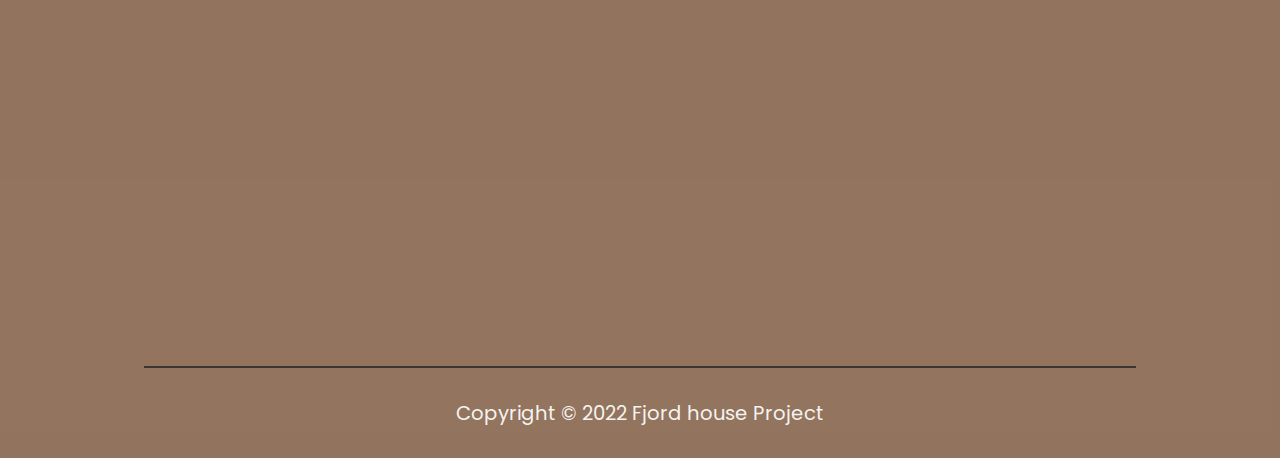
<file: house6.html>
<!DOCTYPE html>

<html lang="ru">
<head>
    <meta charset="UTF-8">
    <meta name="viewport" content="width=device-width, initial-scale=1.0">
    <title>Fjord.com</title>

    <!-- Swiper JS CSS-->
    <link rel="stylesheet" href="css/swiper-bundle.min.css">

    <!-- Scroll Reveal -->
    <link rel="stylesheet" href="css/scrollreveal.min.js">

    <!-- Boxicons -->
    <link href='https://unpkg.com/boxicons@2.1.4/css/boxicons.min.css' rel='stylesheet'>
        
    <!-- CSS -->
    <link rel="stylesheet" href="css/style.css">

</head>
<body>
<!-- Header -->
    <header class="header page">
        <nav class="nav container flex">
            <a href="index.html" class="logo-content flex">
                <i class='bx bx-bed logo-icon'></i>
                <span class="logo-text">Fjord house</span>
            </a>

            <div class="menu-content">
                <ul class="menu-list flex">
                    <li><a href="index.html" class="nav-link active-navlink">Главная</a></li>
                    <li><a href="about.html" class="nav-link">О компании</a></li>
                    <li><a href="catalog.html" class="nav-link">Каталог</a></li>
                    <li><a href="review.html" class="nav-link">Отзывы</a></li>
                    <li><a href="contact.html" class="nav-link">Контакты</a></li>
                </ul>

                <div class="media-icons flex">
                    <a href="https://www.facebook.com">
                        <i class='bx bxl-facebook-circle'></i>
                    </a>
                    <a href="https://www.youtube.com">
                        <i class='bx bxl-youtube' ></i>
                    </a>
                    <a href="https://vk.com">
                        <i class='bx bxl-vk' ></i>
                    </a>
                    <a href="https://web.telegram.org">
                        <i class='bx bxl-telegram' ></i>
                    </a>
                    <a href="https://www.instagram.com">
                        <i class='bx bxl-instagram-alt'></i>
                    </a>
                </div>

                <i class='bx bx-x navClose-btn'></i>

            </div>

            <div class="contact-content flex">
                <i class='bx bx-phone phone-icon'></i>
                <span class="phone-number">+7(977)-313-99-18</span>
            </div>

            <i class='bx bx-menu navOpen-btn' ></i>

        </nav>
    </header>

<!-- About Section -->
        <section class="section about" id="about">
            <div class="about-content container">

                <div class="about-imageContent">
                    <img src="images/inter6.jpg" alt="" class="about-img">
                </div>

                <div class="about-details">
                    <div class="about-text">
                        <h4 class="content-subtitle">
                            [ ПРОЕКТ №6 ]
                        </h4>
                        <h2 class="content-title">
                            БарнПРО
                        </h2>
                        <p class="content-description">
                            ✅ Гараж в доме экономит место на участке.<br>
✅ В доме от 100 до 150 кв.м. найдётся место каждому члену семьи.<br>
✅ Габариты дома 7 на 14 метров.<br>
✅ В доме есть 4 комнаты, но вы можете изменить их количество на этапе проектирования.<br>
✅ Терраса создает дополнительное пространство для встреч и общения.<br>
✅ Окно на крыше дает много дополнительного освещения.<br>
✅ Панорамные окна дают больше света.<br>
                        </p>
                    </div>

                    <div class="about-buttons flex">
                        <a href="#call"><button class="button" >Связаться с оператором</button></a>
                        <a href="catalog.html" class="about-link flex">
                            <span class="link-text">Другие проекты</span>
                            <i class='bx bx-right-arrow-alt about-arrowIcon'></i>
                        </a>
                    </div>
                </div>

            </div>
        </section>

<!-- Newsletter Section -->
        <section class="section newsletter"  id="call">
            <div class="newletter-container container">
                <a href="index.html" class="logo-content flex">
                    <i class='bx bx-bed logo-icon'></i>
                    <span class="logo-text">Fjord</span>
                </a>
                <p class="section-description">
                    Для заказа проекта введите свой номер телефона. <br> Наш оператор ответит Вам в ближайшее время.
                </p>
                <div class="newsletter-inputBox">
                    <input type="tel" placeholder="+7 999 999 99 99" class="newletter-input">
                    <button class="button newsletter-button">Заказать</button>
                </div>
                <div class="newsletter media-icons flex">
                    <a href="https://www.facebook.com">
                        <i class='bx bxl-facebook-circle'></i>
                    </a>
                    <a href="https://www.youtube.com">
                        <i class='bx bxl-youtube' ></i>
                    </a>
                    <a href="https://vk.com">
                        <i class='bx bxl-vk' ></i>
                    </a>
                    <a href="https://web.telegram.org">
                        <i class='bx bxl-telegram' ></i>
                    </a>
                    <a href="https://www.instagram.com">
                        <i class='bx bxl-instagram-alt'></i>
                    </a>
            </div>
        </section>

<!-- Footer Section -->
        <footer class="section footer">
            <div class="footer-container container">
                <div class="footer-content">
                    <a href="#" class="logo-content flex">
                        <i class='bx bx-bed logo-icon'></i>
                        <span class="logo-text">Fjord house</span>
                    </a>
                    <p class="content-description">Информация на сайте собрана из разных источников и предоставлена для ознакомления с темой проектирования и строительства домов в стиле Barn house.</p>
                    <div class="footer-location flex">
                        <i class='bx bx-map map-icon'></i>
                        <div class="location-text">
                            119454, г. Москва, Проспект Вернадского, д. 78.
                        </div>
                    </div>
                </div>
                <div class="footer-linkContent">
                    <ul class="footer-links">
                        <h4 class="footerLinks-title">Наши проекты</h4>
                        <li><a href="catalog.html" class="footer-link">Дома</a></li>
                        <li><a href="#" class="footer-link">Интерьеры</a></li>
                    </ul>
                    <ul class="footer-links">
                        <h4 class="footerLinks-title">Застройщики</h4>
                        <li><a href="https://barn-haus.ru" class="footer-link">Barn House</a></li>
                        <li><a href="https://www.homgart.com" class="footer-link">Homegart</a></li>
                        <li><a href="https://b-h-c.ru" class="footer-link">BrickHouse</a></li>
                        <li><a href="https://okprefab.ru" class="footer-link">OKprefab.ru</a></li>
                        <li><a href="https://www.hotwell.com/" class="footer-link">Hotwell</a></li>
                    </ul>
                    <ul class="footer-links">
                        <h4 class="footerLinks-title">Разделы</h4>
                        <li><a href="index.html" class="footer-link">Главная</a></li>
                        <li><a href="about.html" class="footer-link">О компании</a></li>
                        <li><a href="catalog.html" class="footer-link">Каталог</a></li>
                        <li><a href="review.html" class="footer-link">Отзывы</a></li>
                        <li><a href="contact.html" class="footer-link">Контакты</a></li>
                    </ul>
                </div>
            </div>
            <div class="footer-copyRight">Copyright © 2022 Fjord house Project</div>
        </footer>
  

<!-- Scroll Up -->
    <a href="#home" class="scrollUp-btn flex">
        <i class='bx bx-up-arrow-alt scrollUp-icon'></i>
    </a>

<!-- Swiper JS -->
<script src="js/swiper-bundle.min.js"></script>

<!-- Scroll Reveal -->
<script src="js/scrollreveal.js"></script>

<!-- JavaScript -->
    <script src="js/script.js"></script>

</body>
</html>
</file>
<file: css/style.css>
/* Google Fonts - Poppins */
@import url('https://fonts.googleapis.com/css2?family=Poppins:wght@300;400;500;600&display=swap');

/*Сменить примари и сектион колор на яркий*/

html{
    font-size: 62.5%;
    scroll-behavior: smooth;
}

/* Variables */
:root{
/* Font Sizes & Family */
/* if we set html's font size 62.5% then 1rem = 10px */

--body-font: 'Poppins', sans-serif;

--gap: 1em;
--index: calc(1vw + 1vh);

--big-font: calc(var(--index)*3);
--h1-font: calc(var(--index)*2.4);
--h2-font: calc(var(--index)*2);
--h3-font: calc(var(--index)*1.8);
--h4-font: calc(var(--index)*1.6);
--normal-font: calc(var(--index)*1);
--small-font: calc(var(--index)*0.9);
--smaller-font: calc(var(--index)*0.7);

/* Font Weight ***/
--font-regular: 400;
--font-medium: 500;
--font-semi-bold: 600;
--font-bold: 700;

/* Color Variables */
--primary-color: #83814e;
--primary-color-hover: #567027;
--text-color: #262012;
--text-color-light: #3c352f;
--border-color: #846048;
--white-color: #f4f3ef;
--section-bg: #d7d4cf;

/* z-index */
--z-overlay: 10;
--z-fixed: 100;

/* transition */
--tran-0-2: 0.2s;
--tran-0-3: 0.3s;
--tran-0-5: 0.5s;
}


/* Pre-CSS */
*{
  padding: 0;
  margin: 0;
  border: 0;
  box-sizing: border-box;
}
body, button, input{
  font-family: var(--body-font);
  font-size: var(--normal-font);
  font-weight: var(--font-regular);
  color: var(--text-color);
}
body{
  overflow-x: hidden;
  max-width: 2560px;
  background-color: var(--white-color);
}
input{
  outline: none;
}
ul{
  list-style: none;
}
a{
  text-decoration: none;
}
img{
  width: 100%;
  height: 100%;
  object-fit: cover;
}

/* Reusuable CSS */
.section{
  padding: 7rem 2rem;
}
.container{
  max-width: 2200px;
  width: 100%;
  margin: 0 auto;
  padding: 0 3rem;
}
.flex{
  display: flex;
  align-items: center;
  column-gap: 0.6rem;
}
.button{
  border: none;
  outline: none;
  color: var(--white-color);
  padding: 1.4rem 4rem;
  border-radius: 3rem;
  background-color: var(--primary-color);
  transition: var(--tran-0-3);
  cursor: pointer;
}
.button:hover{
  background-color: var(--primary-color-hover);
}
.section-subtitle, .content-subtitle{
  color: var(--primary-color);
  font-size: var(--h4-font);
  letter-spacing: 1px;
  font-weight: var(--font-medium);
  text-align: center;
}
.section-title, .content-title{
  text-align: center;
  font-size: var(--h2-font);
  font-weight: var(--font-semi-bold);
  margin: 1rem 0;
}
.section-description,
.content-description{
  text-align: center;
  margin-bottom: 2rem;
}
.section-description{
  padding: 0.16rem;
}

/* Header */
.header{
  position: fixed;
  top: 0;
  left: 0;
  height: auto;
  padding: 1rem;
  width: 100%;
  z-index: var(--z-fixed);
  transition: all var(--tran-0-5) ease;
}
.header-active{
  height: auto;
  background-color: var(--white-color);
  box-shadow: 0 0 10px rgba(0, 0, 0, 0.2);
}
.page{
  background-color: var(--white-color);
  box-shadow: 0 0 10px rgba(0, 0, 0, 0.2);
}

/* nav */
.nav{
  position: relative;
  height: 100%;
  align-items: center;
  justify-content: space-between;
}
.logo-icon, .logo-text, .nav-link, .phone-icon, .phone-number{
  color: var(--white-color);
}
.header-active .logo-icon,
.header-active .logo-text,
.header-active .nav-link,
.header-active .phone-icon,
.header-active .phone-number,
.page .logo-icon,
.page .logo-text,
.page .nav-link,
.page .phone-icon,
.page .phone-number{
  color: var(--text-color);
}

.logo-icon, .phone-icon{
  font-size: var(--h3-font);
}
.menu-list{
  column-gap: 3rem;
}
.nav-link{
  position: relative;
  text-transform: capitalize;
}
  .media-icons{
    font-size: var(--h4-font);
    column-gap: 1rem;
  }
  .media-icons a{
    color: var(--text-color-light);
  }

.navOpen-btn, .navClose-btn, .media-icons{
  display: none;
}

/* nav responsive */
@media screen and (max-width: 1000px) {
  .contact-content{
    display: none;
  }
  .navOpen-btn, .navClose-btn, .media-icons{
  display: block;
}
  .nav .menu-content{
    position: fixed;
    top: 0;
    right: -100%;
    max-width: 300px;
    padding: 10rem 0 5rem 0;
    z-index: var(--z-fixed);
    width: 100%;
    height: 100%;
    box-shadow: 0 0 10px rgba(0, 0, 0, 0.2);
    background-color: var(--white-color);
    display: flex;
    flex-direction: column;
    align-items: center;
    justify-content: space-between;
    transition: var(--tran-0-5);
  }
  .nav .menu-content.open{
    right: 0;
  }
  .menu-list{
    flex-direction: column;
    row-gap: 2.5rem;
    font-size: var(--h4-font);
  }
  .nav-link{
    color: var(--text-color);
  }
  .nav-link::before{
    background-color: var(--text-color);
  }
  .header-active .navOpen-btn,
  .page .navOpen-btn{
    color: var(--text-color);
  }
  .navOpen-btn{
    font-size: calc(var(--index)*1);
    cursor: pointer;
    color: var(--white-color);
  }
  .navClose-btn{
    position: absolute;
    top: 2rem;
    right: 2rem;
    font-size: 2.5rem;
    cursor: pointer;
    color: var(--text-color);
  }
}

/* Home */
.home{
  height: 100vh;
  width: 100%;
}
.swiper-slide{
  position: relative;
  height: 100vh;
  width: 100%;
}
.home .swiper-slide::before{
  content: '';
  position: absolute;
  left: 0;
  right: 0;
  height: 100%;
  width: 100%;
  background-color: rgba(0, 0, 0, 0.4);
  z-index: var(--z-overlay);
}
.home-img{
  height: 100%;
  width: 100%;
}

/* swiper button */
.swiper-navBtn{
  height: 5rem;
  width: 5rem;
  color: var(--white-color);
  border-radius: 50%;
  background-color: rgba(255, 255, 255, 0.2);
  transition: all var(--tran-0-2) ease;
  opacity: 0;
  visibility: visible;
}
.review:hover .swiper-navBtn,
.home:hover .swiper-navBtn{
  opacity: 1;
}
.swiper-navBtn:hover{
  background-color: rgba(255, 255, 255, 0.3);
}
.swiper-navBtn::after, .swiper-navBtn::before{
  font-size: 2rem;
}
.swiper-button-next{
  right: 7rem;
}
.swiper-button-prev{
  left: 7rem;
}
.swiper-pagination-bullet{
  background-color: var(--white-color);
  opacity: 1;
  height: 1.5rem;
  width: 1.5rem;
  margin-bottom: 2rem;
  visibility: hidden;
}
.swiper-pagination-bullet-active{
  border: 3px solid var(--white-color);
  background-color: var(--primary-color);
}
.home-details{
  position: absolute;
  top: 50%;
  left: 50%;
  z-index: var(--z-fixed);
  transform: translate(-50%, -50%);
  display: grid;
  justify-items: center;
  width: 100%;
  row-gap: 4rem;
}
.homeSubtitle{
  text-align: center;
  font-size: var(--normal-font);
  color: var(--white-color);
}
.homeTitle{
  text-align: center;
  font-size: var(--big-font);
  color: var(--white-color);
  font-weight: var(--font-semi-bold);
}


/* About */
.about .content-subtitle, .about .content-title, 
.about .content-description{
  text-align: left;
}
.about-content{
  display: grid;
  grid-template-columns: repeat(2,1fr);
  column-gap: 7rem;
  align-items: center;
  padding: 0 5rem;
  margin-top: 2%;
}
.about-imageContent{
  position: relative;
  width: 100%;
  height: 100%;
  border: 6px solid var(--section-bg);
}
.aboutImg-textBox{
  position: absolute;
  bottom: 2rem;
  right: -5rem;
  padding: 2rem;
  max-width: 100%;
  width: 100%;
  text-align: right;
  border: 6px solid var(--section-bg);
  background-color: var(--white-color);
}
.aboutImg-textBox .content-description{
  text-align: center;
  margin-bottom: 0;
}
.heart-icon{
  position: absolute;
  left: -1.9rem;
  top: 50%;
  height: 3rem;
  width: 3rem;
  color: var(--white-color);
  background-color: var(--section-bg);
  transform: translateY(-50%);
  justify-content: center;
  border-radius: 50%;
}
.about-details{
  display: grid;
  row-gap: 4rem;
}
.about-lists{
  column-gap: 1rem;
  align-items: baseline;
}
.about-list{
  font-weight: var(--font-medium);
  font-size: var(--font-regular);
}
.about-list:nth-child(1){
  color: var(--primary-color);
}
.about-list.dot{
  font-size: 2.5rem;
}
.about-buttons{
  column-gap: 2rem;
}
.about-link .link-text, .about-arrowIcon{
  color: var(--text-color);
  text-transform: uppercase;
}
.about-arrowIcon{
  transition: var(--tran-0-3);
}
.about-link:hover .about-arrowIcon{
  margin-left: 7px;
}

/* Menu */
.menu-container{
  margin-top: 2%;
}
.menu .menu-content{
  display: grid;
  grid-template-columns: 1.8fr 1fr;
  column-gap: 6rem;
  margin-top: 6rem;
}
.menu-img{
  height: 80px;
  width: 80px;
  margin-right: 1.5rem;
}
.menu-items{
  height: auto;
  width: 100%;
  border: 4px solid var(--border-color);
  border-radius: 3rem;
  overflow: hidden;
}
.menu-item{
   position: relative;
   padding: 2rem 2.5rem;
   background-color: var(--white-color);
}
.menuItem-details{
  margin-right: 1.5rem;
}
.menuItem-topic{
  font-weight: var(--font-semi-bold);
}
.menuItem-des{
  font-size: var(--small-font);
}
.menuItem-prise{
  flex-direction: column;
  padding-left: 2rem;
  border-left: 2px solid rgba(0, 0, 0, 0.3);
}
.discount-price{
  font-size: 1.8rem;
}
.real-price{
  text-decoration: line-through;
}
.time-topic{
  width: 100%;
  display: block;
  text-align: center;
  font-size: 1.8rem;
  color: var(--white-color);
  font-weight: var(--font-regular);
  padding: 1.5rem 0;
  background-color: var(--primary-color);
}
.time-list{
  background-color: var(--white-color);
  justify-content: space-between;
  padding: 1.5rem;
  border-bottom: 2px solid rgba(0, 0, 0, 0.3);
}
.time-list::nth-child(7){
  border-bottom: none;
}
.time-table{
  height: 100%;
}

/* Brand */
.brand-images{
  display: grid;
  align-items: center;
  column-gap: 2rem;
  justify-content: space-between;
  justify-items: center;
  grid-template-columns: repeat(5, 1fr);
  margin-top: 3rem;
}
.brand-img{
  width: 150px;
  object-fit: contain;
  opacity: 0.4;
  transition: all var(--tran-0-5) ease;
}
.brand-img:hover{
  opacity: 1;
}

/* Review */
.review-container{
  margin-top: 2%;
}
.review{
  background-color: #f2f2f2;
}
.review .section-title, .review .section-description{
  color: var(--text-color);
}
.test-content{
  position: relative;
  height: 100%;
  width: 100%;
  row-gap: 2rem;
  flex-direction: column;
}
.review-img{
  height: 150px;
  width: 150px;
  border-radius: 50%;
  margin-bottom: 2rem;
}
.review-quote{
  padding: 0.15rem;
  text-align: center;
}
.quote-icon{
  font-size: var(--normal-font);
  color: var(--primary-color);
}
.test-personDetails{
  flex-direction: column;
}
.test-personDetails .name{
  font-size: var(--normal-font);
  font-weight: var(--font-medium);
}

/* swiper btn */
.review .swiper-navBtn{
  background-color: rgba(0, 0, 0, 0.1);
}
.review .swiper-button-next{
  right: 2rem;
  transform: translateY(2rem);
}
.review .swiper-button-prev{
  left: 2rem;
  transform: translateY(2rem);
}
.review .swiper-navBtn:hover{
  background-color: rgba(0, 0, 0, 0.2);
}

/* Newsletter */
.newsletter .logo-icon,
.newsletter .logo-text,
.newsletter .section-description{
  color: var(--text-color);
}
.newletter-container{
  display: grid;
  justify-items: center;
  row-gap: 4rem;
}
.newsletter .logo-text{
  font-size: var(--h4-font);
  color: var(--text-color-light);
  font-weight: var(--font-medium);
}
.newsletter .logo-icon{
  font-size: var(--h4-font);
  color: var(--text-color-light);
}
.newsletter-inputBox{
  position: relative;
  max-width: 80%;
  height: 8rem;
  width: 100%;
  overflow: hidden;
}
.newletter-input{
  height: 100%;
  width: 100%;
  border-radius: 3rem;
  border: 2px solid rgba(0, 0, 0, 0.2);
  padding: 0 16rem 0 2rem;
}
.newsletter-button{
  position: absolute;
  top: 0;
  height: 100%;
  width: 40%;
  right: 0;
  border-radius: 0 3rem 3rem 0;
  text-align: center;
}
.newsletter .media-icons{
  display: flex;
}

/* Footer */
.footer{
  padding: 4rem 2rem 3rem;
  background-color: #846048de;
}
.footer .content-description,
.footer .map-icon,
.footer .location-text{
  color: var(--text-color-light);
}
.footer-container{
  display: grid;
  grid-template-columns: 1fr 2fr;
  column-gap: 10%;
  align-items: center;
}
.footer-content{
  display: grid;
  row-gap: 3rem;
}
.footer .content-description, 
.footer .location-text{
  text-align: left;
  font-size: var(--font-regular);
}
.footer .map-icon{
  font-size: var(--h4-font);
  margin-right: 1rem;
}
.footer-linkContent{
  display: grid;
  grid-template-columns: repeat(3,1fr);
  justify-content: left;
}
.footer-links{
  display: grid;
  row-gap: 1rem;
  font-size: var(--small-font);
  color: var(--white-color);
  text-align: center;
}
.footer-link{
  font-size: var(--small-font);
  color: var(--white-color);
  opacity: 0.5;
  transition: all var(--tran-0-3) ease;
}
.footer-link:hover{
  opacity: 1;
}
.footer-copyRight{
  max-width: 80%;
  margin: 0 auto;
  text-align: center;
  padding-top: 3rem;
  margin-top: 3rem;
  color: var(--white-color);
  font-size: var(--small-font);
  border-top: 2px solid var(--text-color-light);
}

/* Catalog */
.catalog-container{
  margin-top: 2%;
}
.objgallery{
  width: 100%;
  height: auto;
  min-height: 100vh;
}
.objgallery .opinion{
  text-align: center;
  font-weight: 700;
  font-size: calc(var(--index)*2);
  padding-top: 10vh;
}
.wrapper{
  margin: 30px auto;
  max-width: 100%;
}
.wrapper nav{
  display: flex;
  justify-content: space-around;
}
nav .items{
  display: flex;
  max-width: 100%;
  width: 100%;
  justify-content: center;
  gap: 1rem;
}
nav .items .item{
  padding: 1rem;
  font-size: var(--small-font);
  font-weight: 600;
  color: var(--primary-color);
  border: 2px solid var(--primary-color);
  border-radius: 50px;
  cursor: pointer;
  transition: all 0.3s ease;
}
nav .items .item.active,
nav .items .item:hover{
  color: var(--white-color);
  background: var(--primary-color);
}
.gallery{
  display: flex;
  justify-content: center;
  align-items: center;
  flex-wrap: wrap;
  margin-top: 30px;
  gap: 1rem;
}
.gallery .image{
  width: calc(100% / 4 + 5%);
  padding: 5px;
  margin: 5px;
  display: block;
  justify-content: start;
  border: 2px solid var(--border-color);;
  border-radius: 10px;
  transition: all 0.3s ease;
}
.gallery .image:hover{
  box-shadow: 5px 5px 7px rgba(0, 0, 0, .2);
}
.gallery .image.hide{
  display: none;
}
.gallery .image.show{
  animation: animate 0.4s ease;
}
@keyframes animate{
  0%{
    transform: scale(0.5);
  }
  100%{
    transform: scale(1);
  }
}

.gallery .image .img{
  width: 100%;
  overflow: hidden;
  border-radius: 3px;
}
.gallery .image .img img{
  width: 100%;
  vertical-align: middle;
  transition: all 0.3s ease;
}
.gallery .image .img img:hover{
  transform: scale(1.1);
}
.gallery .image .content{
  display: flex;
  flex-direction: column;
  justify-content: flex-start;
  text-align: left;
  padding: 5px 0 0 0;
}
.gallery .image .content .inf{
  text-align: center;
}
.gallery .image .content .name{
  padding: 5px 0;
  font-weight: 700;
  font-size: var(--normal-font);
}
.gallery .image .content .date,
.gallery .image .content .size,
.gallery .image .content .square,
.gallery .image .content .cost{
  font-size: var(--small-font);
  display: inline-flex;
  justify-content: space-between;
  padding: 5px 0;
}
.gallery .image .content .cost div:nth-child(2){
  font-size: calc(var(--small-font)*1.3);
  font-weight: var(--font-semi-bold);
  color: var(--primary-color-hover);
}
.gallery .image .content .more{
  display: flex;
  align-items: center;
  justify-content: center;
  background: var(--primary-color);
  margin-top: 10px;
  padding: 10px;
  border-radius: 10px;
  transition: all 0.3s ease;
}
.gallery .image .content .more:hover{
  background: var(--primary-color-hover);
}
.gallery .image .content .more a{
  color: #FFF;
  font-size: 22px;
  text-align: center;
}

@media(max-width:1000px){
  .gallery .image{
    width: calc(100% / 3);
  }
}
@media(max-width:800px){
  .gallery .image{
    width: calc(100% / 2);
  }
}
@media(max-width:700px){
  .nav .items{
    max-width: 600px;
  }
  nav .items .item{
    padding: 7px 15px;
  }
}
@media(max-width:600px){
  .nav .items{
    flex-wrap: wrap;
    justify-content: center;
  }
  nav .items .item{
    margin: 5px;
  }
  .gallery .image{
    width: 100%;
  }
}

/* Scroll Up */
.scrollUp-btn{
  position: fixed;
  bottom: -30%;
  right: 3rem;
  height: 3rem;
  width: 3rem;
  font-size: 2rem;
  border-radius: 4px;
  color: var(--primary-color-hover);
  cursor: pointer;
  box-shadow: 0 3px 6px rgba(0, 0, 0, 0.2);
  background-color: var(--white-color);
  justify-content: center;
  z-index: var(--z-overlay);
  transition: all var(--tran-0-5) ease;
}
.scrollUpBtn-active{
  bottom: 3rem;
}
.scrollUp-icon{
  transition: all var(--tran-0-3) ease;
  opacity: 0.7;
}
.scrollUp-btn:hover .scrollUp-icon{
  opacity: 1;
}

/* Responsive media */
@media screen and (max-width: 1440px) {
  .newsletter-inputBox{
  height: 6rem;
}
}
@media screen and (max-width: 1150px) {
  .swiper-button-prev{
    left: 7rem;
  }
  .swiper-button-next{
    right: 7rem;
  }
  .section-description{
    margin-bottom: 0.5rem;
  }
}
@media screen and (max-width: 1000px) {
  .swiper-button-prev{
    left: 2rem;
  }
  .swiper-button-next{
    right: 2rem;
  }
  .section-description{
    padding: 0 8rem;
  }
  .about-imageContent{
    height: 400px;
  }
  .aboutImg-textBox{
    padding: 1.5rem 2 rem;
  }
  .menu .menu-content{
    grid-template-columns: 1.5fr 1fr;
    column-gap: 3rem;
  }
  .brand-images{
    grid-template-columns: repeat(3,1fr);
  }
}
@media screen and (max-width: 768px) {
  .menu-container{
    margin-top:0;
  }
  .review-container{
    margin-top:0;
  }
  .catalog-container{
    margin-top: 0;
  }
  .about-content{
    margin-top: 0;
  }
  .about-lists{
    justify-content: center;
  }
  .swiper-navBtn{
    visibility: hidden;
  }
  .home-content .swiper-pagination-bullet{
    visibility: visible;
  }
  .section{
    padding: 7rem 1rem
  }
 .footer{
    padding: 4rem 2rem 3rem;
  }
  .about-content{
    grid-template-columns: 1fr;
    row-gap: 1rem;
    justify-items: center;
  }
  .about .content-subtitle, .about .content-title, 
  .about .content-description{
    text-align: center;
  }
  .about-details{
    justify-items: center;
  }
  .menu .menu-content{
    grid-template-columns: 1fr;
    row-gap: 3rem;
  }
  .section-description, .review-quote{
    padding: 0 6rem;
  }
  .footer-container{
    row-gap: 1.5rem;
  }
  .testmonial .swiper-pagination{
    visibility: hidden;
  }

}
@media screen and (max-width: 600px) {
  .aboutImg-textBox {
    position: absolute;
    bottom: 1rem;
    right: -2rem;
  }
  .container{
    padding: 0.5rem ;
  }
  .brand-images{
    grid-template-columns: repeat(2, 1fr);
  }
  .section-description, .review-quote{
    padding: 0;
  }
  .footer-container{
    grid-template-columns: 1fr;
    row-gap: 6rem;
  }
  .footer-content{
    justify-items: center;
  }
  .footer-linkContent{
    justify-items: center;
  }
}
@media screen and (max-width: 410px) {
  .newsletter-button {
    width: 50%;
    right: 0;
}
  .newsletter-inputBox{
    padding: 0 12rem 0 2rem;
    height: 5rem;
}
  .brand-images{
    grid-template-columns: 1fr;
    row-gap: 1rem;
    justify-items: center;
  }
  .aboutImg-textBox {
    right: 0;
    bottom: 0.0001rem;
  }
  .menu-item {
    padding: 2rem;
  }
}
</file>
